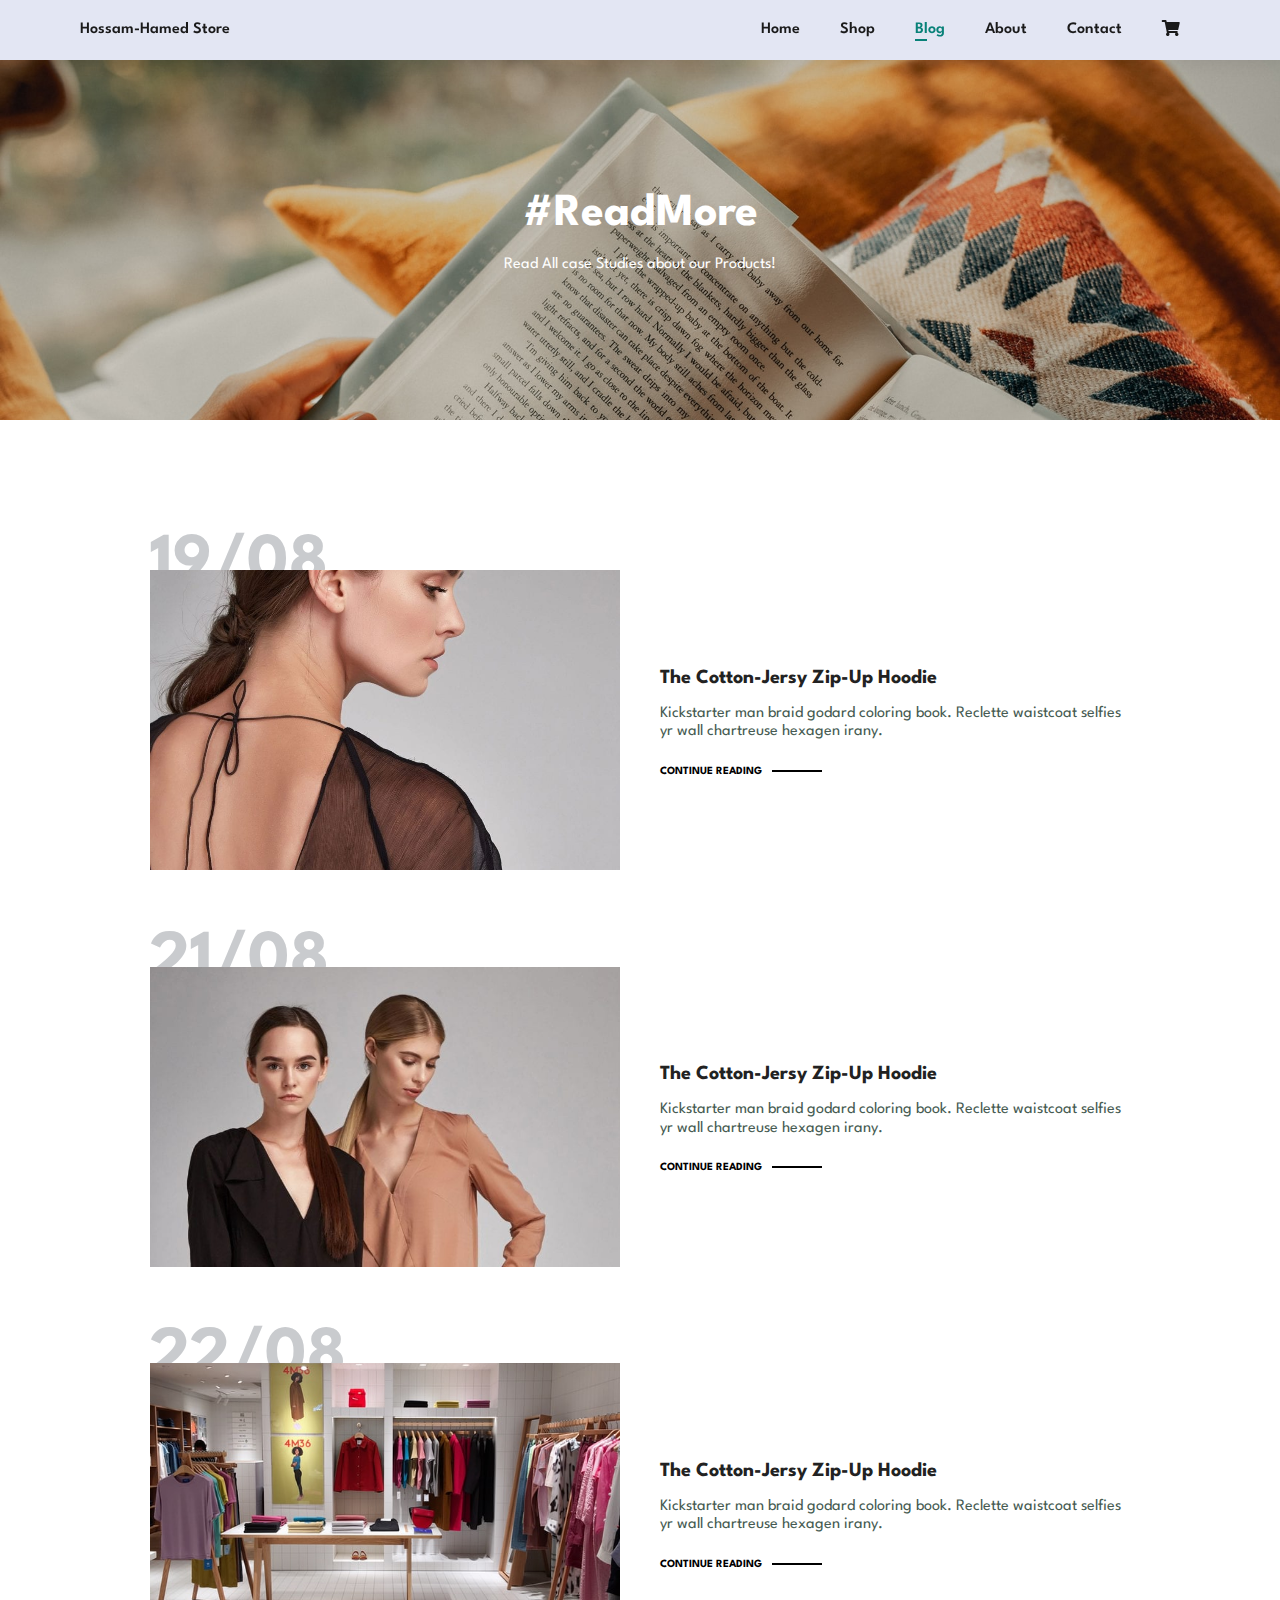
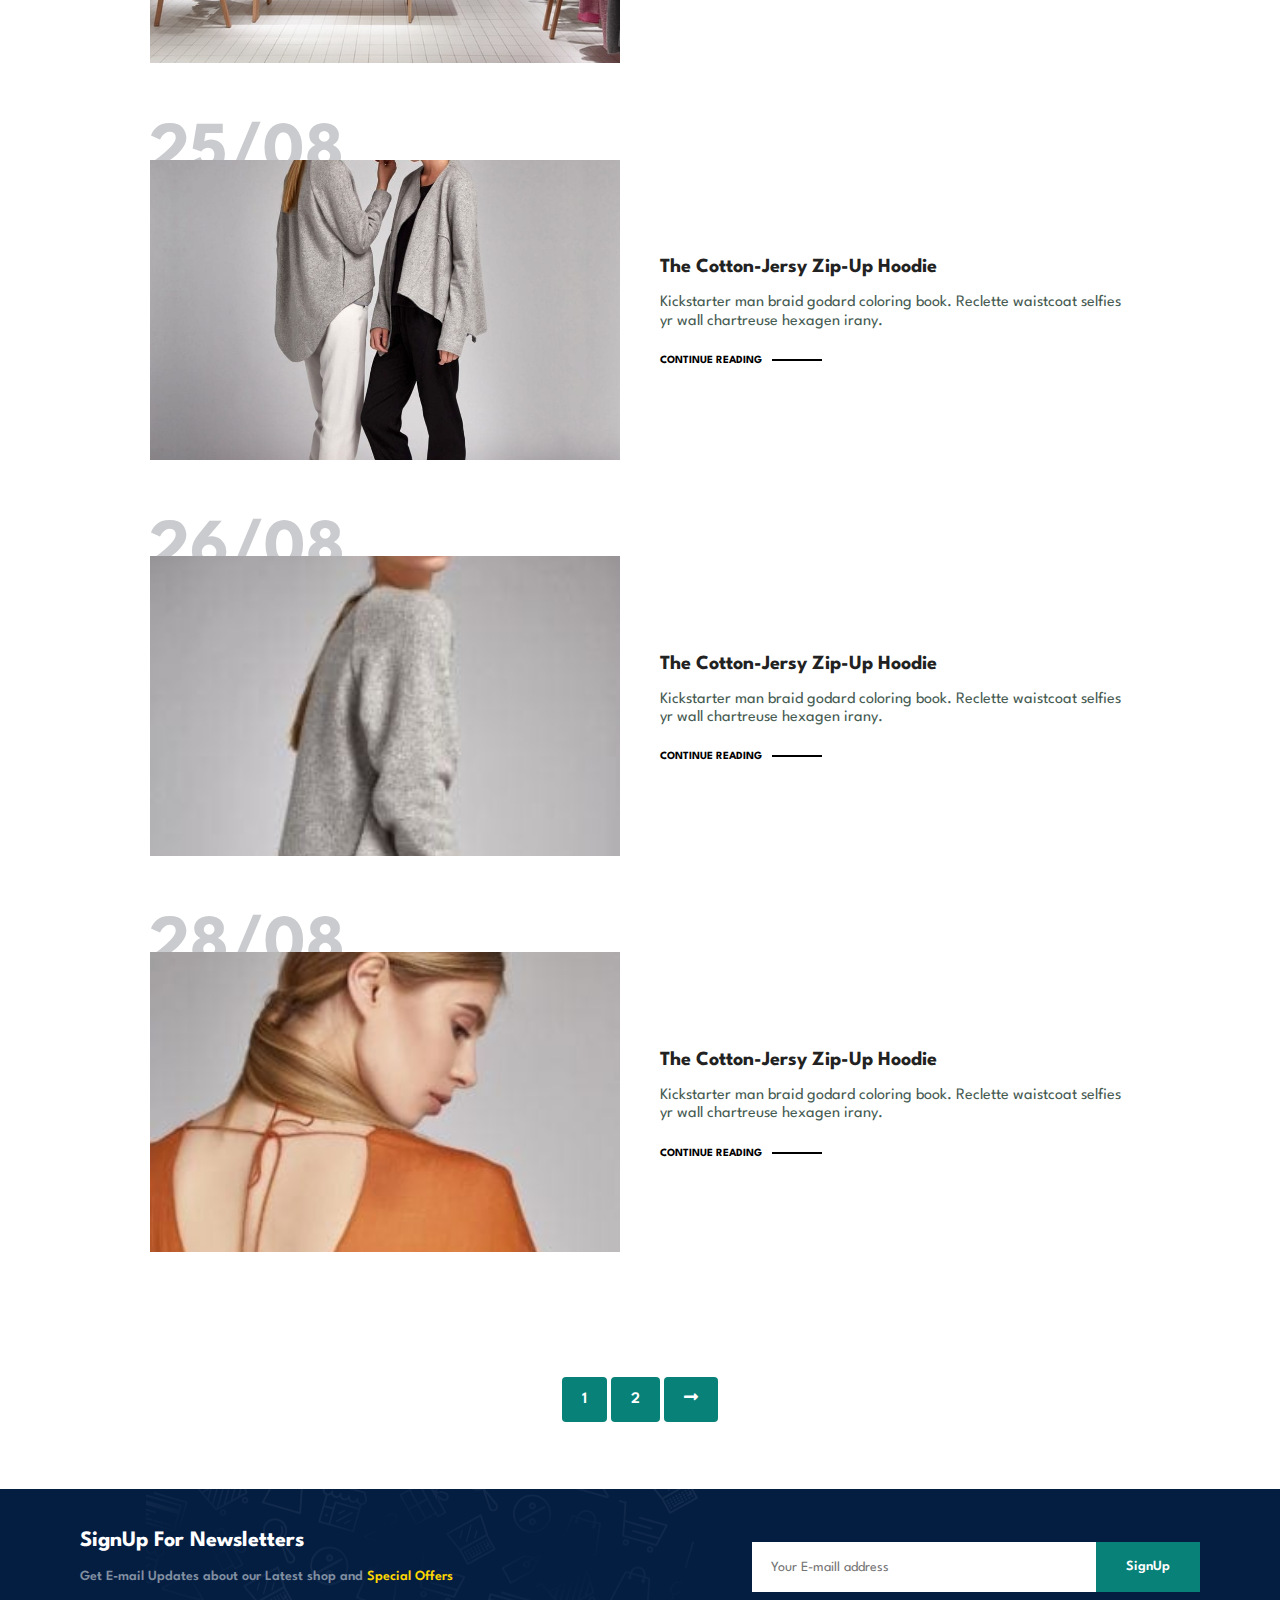
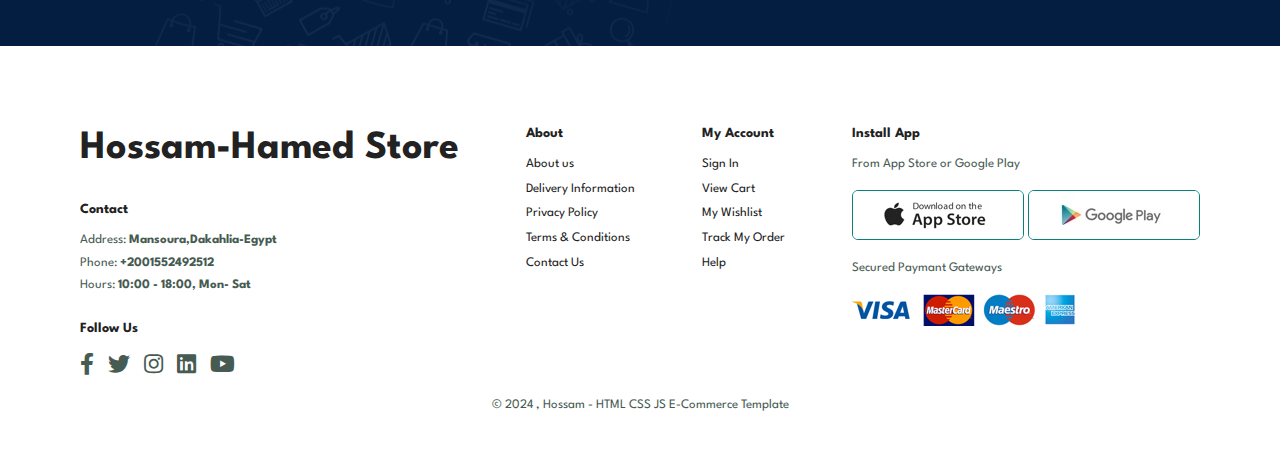
<file: blog.html>
<!DOCTYPE html>
<html lang="en">

<head>
    <meta charset="UTF-8">
    <meta name="viewport" content="width=device-width, initial-scale=1.0">
    <title>E-Commerce</title>
    <link rel="stylesheet" href="CSS/style.css">
    <link rel="stylesheet" href="CSS/all.min.css">
    <link rel="stylesheet" href="CSS/normalize.css">
    <link href='https://fonts.googleapis.com/css?family=Spartan' rel='stylesheet'>


</head>

<body>
    <section class="header">
        <a class="logo" href="index.html">Hossam-Hamed Store</a>
        <div>
            <ul class="navbar">
                <li>
                    <a href="index.html">Home</a>

                </li>
                <li>
                    <a href="shop.html">Shop</a>

                </li>
                <li>
                    <a class="active" href="blog.html">Blog</a>

                </li>
                <li>
                    <a href="about.html">About</a>

                </li>
                <li>
                    <a href="contact.html">Contact</a>

                </li>
                <li><a class="bag" href="cart.html"><i class="fa-solid fa-cart-shopping"></i></a></li>
                <a href="#" id="close"><i class="fa-regular fa-circle-xmark"></i></a>
            </ul>
        </div>
        <div class="mobile">
            <a href="cart.html"><i class="fa-solid fa-cart-shopping"></i></a>
            <i class="bar fas fa-outdent"></i>

        </div>
    </section>
    <section class="page-header  " id="blog-header">
        <h2>#ReadMore</h2>
        <p>Read All case Studies about our Products!</p>
    </section>
    <section class="blog ">
        <div class="blog-box">
            <div class="blog-img">
                <img src="Imgs/blog/b1.jpg" alt="">
            </div>
            <div class="blog-details">
                <h4>The Cotton-Jersy Zip-Up Hoodie</h4>
                <p>Kickstarter man braid godard coloring book. Reclette waistcoat selfies yr wall chartreuse hexagen
                    irany. </p>
                <a href="#">CONTINUE READING</a>
            </div>
            <h1>19/08</h1>
        </div>
        <div class="blog-box">
            <div class="blog-img">
                <img src="Imgs/blog/b2.jpg" alt="">
            </div>
            <div class="blog-details">
                <h4>The Cotton-Jersy Zip-Up Hoodie</h4>
                <p>Kickstarter man braid godard coloring book. Reclette waistcoat selfies yr wall chartreuse hexagen
                    irany. </p>
                <a href="#">CONTINUE READING</a>
            </div>
            <h1>21/08</h1>
        </div>
        <div class="blog-box">
            <div class="blog-img">
                <img src="Imgs/blog/b3.jpg" alt="">
            </div>
            <div class="blog-details">
                <h4>The Cotton-Jersy Zip-Up Hoodie</h4>
                <p>Kickstarter man braid godard coloring book. Reclette waistcoat selfies yr wall chartreuse hexagen
                    irany. </p>
                <a href="#">CONTINUE READING</a>
            </div>
            <h1>22/08</h1>
        </div>
        <div class="blog-box">
            <div class="blog-img">
                <img src="Imgs/blog/b4.jpg" alt="">
            </div>
            <div class="blog-details">
                <h4>The Cotton-Jersy Zip-Up Hoodie</h4>
                <p>Kickstarter man braid godard coloring book. Reclette waistcoat selfies yr wall chartreuse hexagen
                    irany. </p>
                <a href="#">CONTINUE READING</a>
            </div>
            <h1>25/08</h1>
        </div>
        <div class="blog-box">
            <div class="blog-img">
                <img src="Imgs/blog/b5.jpg" alt="">
            </div>
            <div class="blog-details">
                <h4>The Cotton-Jersy Zip-Up Hoodie</h4>
                <p>Kickstarter man braid godard coloring book. Reclette waistcoat selfies yr wall chartreuse hexagen
                    irany. </p>
                <a href="#">CONTINUE READING</a>
            </div>
            <h1>26/08</h1>
        </div>
        <div class="blog-box">
            <div class="blog-img">
                <img src="Imgs/blog/b7.jpg" alt="">
            </div>
            <div class="blog-details">
                <h4>The Cotton-Jersy Zip-Up Hoodie</h4>
                <p>Kickstarter man braid godard coloring book. Reclette waistcoat selfies yr wall chartreuse hexagen
                    irany. </p>
                <a href="#">CONTINUE READING</a>
            </div>
            <h1>28/08</h1>
        </div>
    </section>
    <section class="section-p1 pagination">
        <a href="#">1</a>
        <a href="#">2</a>
        <a href="#"><i class="fa-solid fa-right-long"></i></a>
    </section>
    <section class="newsletter section-p1 section-m1">
        <div class="newstext">
            <h4>SignUp For Newsletters</h4>
            <p>Get E-mail Updates about our Latest shop and <span>Special Offers</span></p>

        </div>
        <div class="form">
            <input type="text " placeholder="Your E-maill address">
            <button class="normal">SignUp</button>
        </div>
    </section>
    <footer class="section-p1">
        <div class="col">
            <a class="logo" href="#">Hossam-Hamed Store</a>
            <h4>Contact</h4>
            <p>Address: <strong>Mansoura,Dakahlia-Egypt</strong></p>
            <p>Phone: <strong>+2001552492512</strong></p>
            <p>Hours: <strong>10:00 - 18:00, Mon- Sat</strong></p>
            <div class="follow">
                <h4>Follow Us</h4>
                <div class="icon">
                    <i class="fab fa-facebook-f"></i>
                    <i class="fab fa-twitter"></i>
                    <i class="fab fa-instagram"></i>
                    <i class="fab fa-linkedin"></i>
                    <i class="fab fa-youtube"></i>
                </div>
            </div>
        </div>
        <div class="col">
            <h4>About</h4>
            <a href="#">About us</a>
            <a href="#">Delivery Information</a>
            <a href="#">Privacy Policy</a>
            <a href="#">Terms & Conditions</a>
            <a href="#">Contact Us</a>
        </div>
        <div class="col">
            <h4>My Account</h4>
            <a href="#">Sign In</a>
            <a href="#">View Cart</a>
            <a href="#">My Wishlist</a>
            <a href="#">Track My Order</a>
            <a href="#">Help</a>
        </div>
        <div class="col install">
            <h4>Install App</h4>
            <p>From App Store or Google Play</p>
            <div class="row">
                <img src="Imgs/pay/app.jpg " alt="">
                <img src="Imgs/pay/play.jpg " alt="">
            </div>
            <p>Secured Paymant Gateways</p>
            <img src="Imgs/pay/pay.png" alt="">
        </div>
        <div class="copyright">
            <p>&copy; 2024 , Hossam - HTML CSS JS E-Commerce Template</p>
        </div>
    </footer>
    <script src="js/index.js"></script>
</body>

</html>
</file>
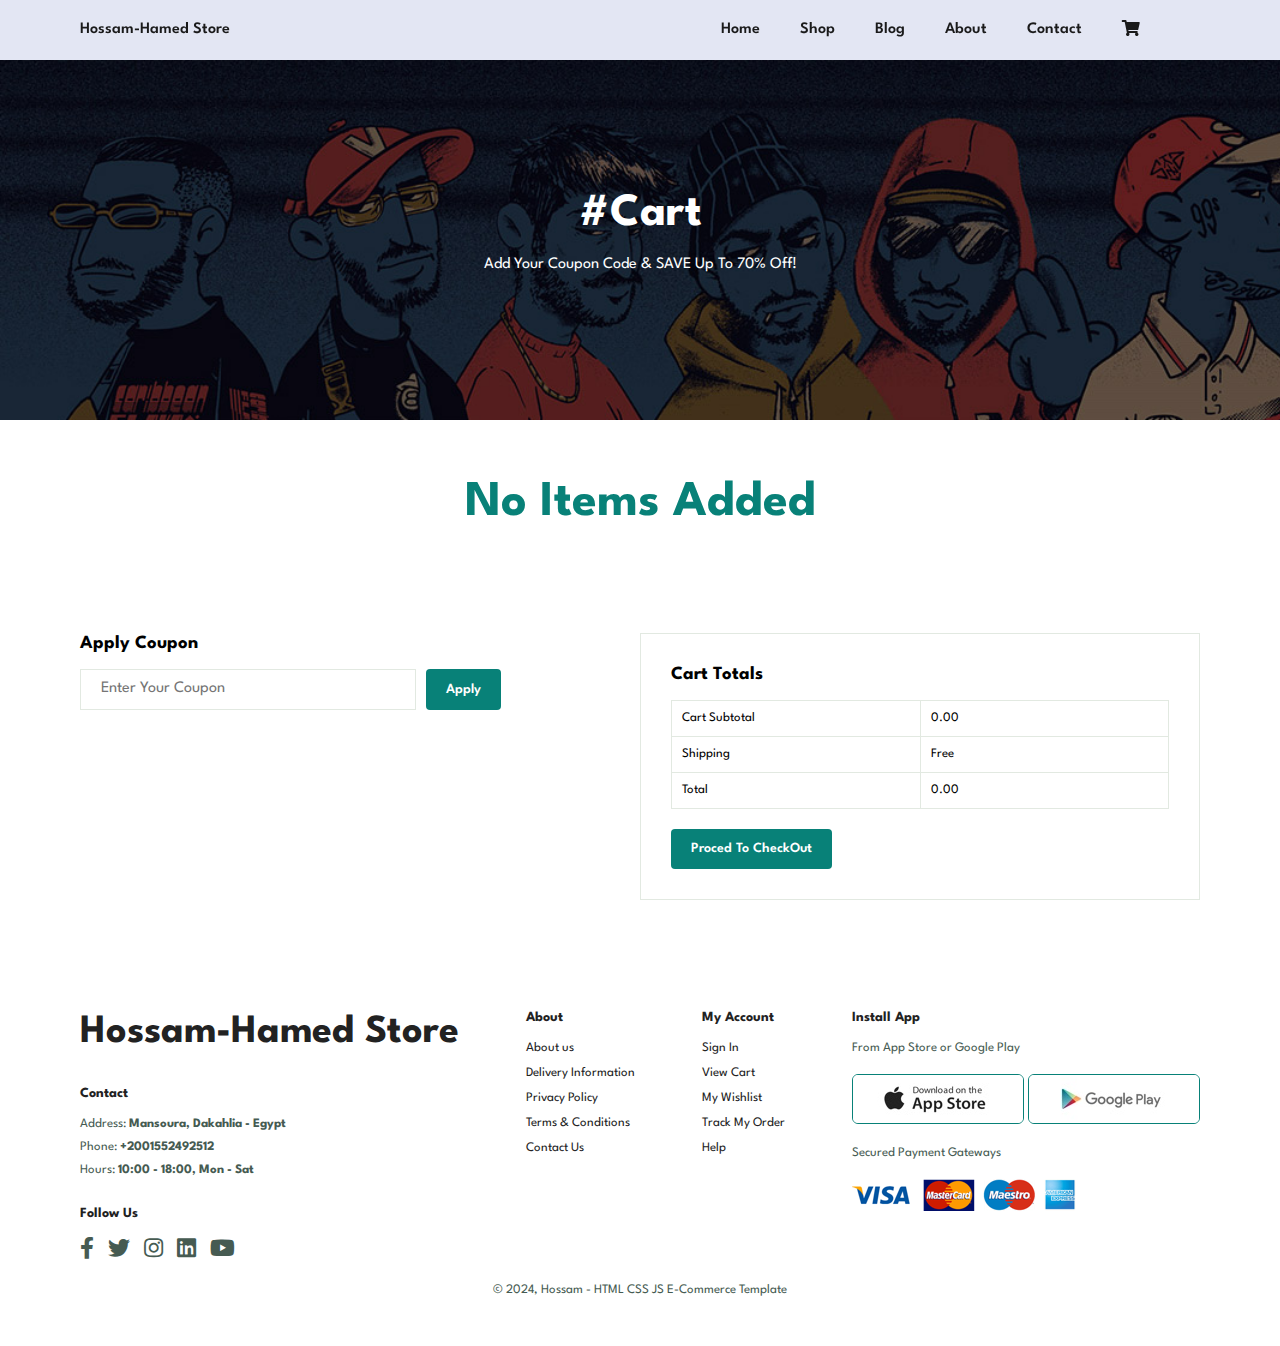
<file: cart.html>
<!DOCTYPE html>
<html lang="en">

<head>
    <meta charset="UTF-8">
    <meta name="viewport" content="width=device-width, initial-scale=1.0">
    <title>Cart</title>
    <link rel="stylesheet" href="CSS/style.css">
    <link rel="stylesheet" href="CSS/all.min.css">
    <link rel="stylesheet" href="CSS/normalize.css">
    <link href='https://fonts.googleapis.com/css?family=Spartan' rel='stylesheet'>
</head>

<body>
    <header class="header">
        <a class="logo" href="index.html">Hossam-Hamed Store</a>
        <nav>
            <ul class="navbar">
                <li><a  href="index.html">Home</a></li>
                <li><a href="shop.html">Shop</a></li>
                <li><a href="blog.html">Blog</a></li>
                <li><a href="about.html">About</a></li>
                <li><a href="contact.html">Contact</a></li>
                <li><a  class=" bag" href="cart.html"><i class="fa-solid fa-cart-shopping"></i></a></li>
                <li><a href="#" id="close"><i class="fa-regular fa-circle-xmark"></i></a></li>
            </ul>
        </nav>
        <div class="mobile">
            <a href="cart.html"><i class="fa-solid fa-cart-shopping"></i></a>
            <i class="bar fas fa-outdent"></i>
        </div>
    </header>

    <section class="page-header">
        <h2>#Cart</h2>
        <p>Add Your Coupon Code & SAVE Up To 70% Off!</p>
    </section>

    <!-- Cart Items -->
    <section class="cart section-p1 item_in_cart">
    </section>

    <section class="cart-add section-p1">
        <div class="coupon">
            <h3>Apply Coupon</h3>
            <div>
                <input type="text" id="couponCode" placeholder="Enter Your Coupon">
                <button class="normal" onclick="applyCoupon()">Apply</button>
            </div>
        </div>
        <div class="subtotal">

            
        </div>
    </section>

    <footer class="section-p1">
        <div class="col">
            <a class="logo" href="#">Hossam-Hamed Store</a>
            <h4>Contact</h4>
            <p>Address: <strong>Mansoura, Dakahlia - Egypt</strong></p>
            <p>Phone: <strong>+2001552492512</strong></p>
            <p>Hours: <strong>10:00 - 18:00, Mon - Sat</strong></p>
            <div class="follow">
                <h4>Follow Us</h4>
                <div class="icon">
                    <i class="fab fa-facebook-f"></i>
                    <i class="fab fa-twitter"></i>
                    <i class="fab fa-instagram"></i>
                    <i class="fab fa-linkedin"></i>
                    <i class="fab fa-youtube"></i>
                </div>
            </div>
        </div>
        <div class="col">
            <h4>About</h4>
            <a href="#">About us</a>
            <a href="#">Delivery Information</a>
            <a href="#">Privacy Policy</a>
            <a href="#">Terms & Conditions</a>
            <a href="#">Contact Us</a>
        </div>
        <div class="col">
            <h4>My Account</h4>
            <a href="#">Sign In</a>
            <a href="#">View Cart</a>
            <a href="#">My Wishlist</a>
            <a href="#">Track My Order</a>
            <a href="#">Help</a>
        </div>
        <div class="col install">
            <h4>Install App</h4>
            <p>From App Store or Google Play</p>
            <div class="row">
                <img src="Imgs/pay/app.jpg" alt="App Store">
                <img src="Imgs/pay/play.jpg" alt="Google Play">
            </div>
            <p>Secured Payment Gateways</p>
            <img src="Imgs/pay/pay.png" alt="Payment Methods">
        </div>
        <div class="copyright">
            <p>&copy; 2024, Hossam - HTML CSS JS E-Commerce Template</p>
        </div>
    </footer>

    <script src="js/cart.js"></script>
    <script src="js/index.js"></script>
</body>

</html>
</file>
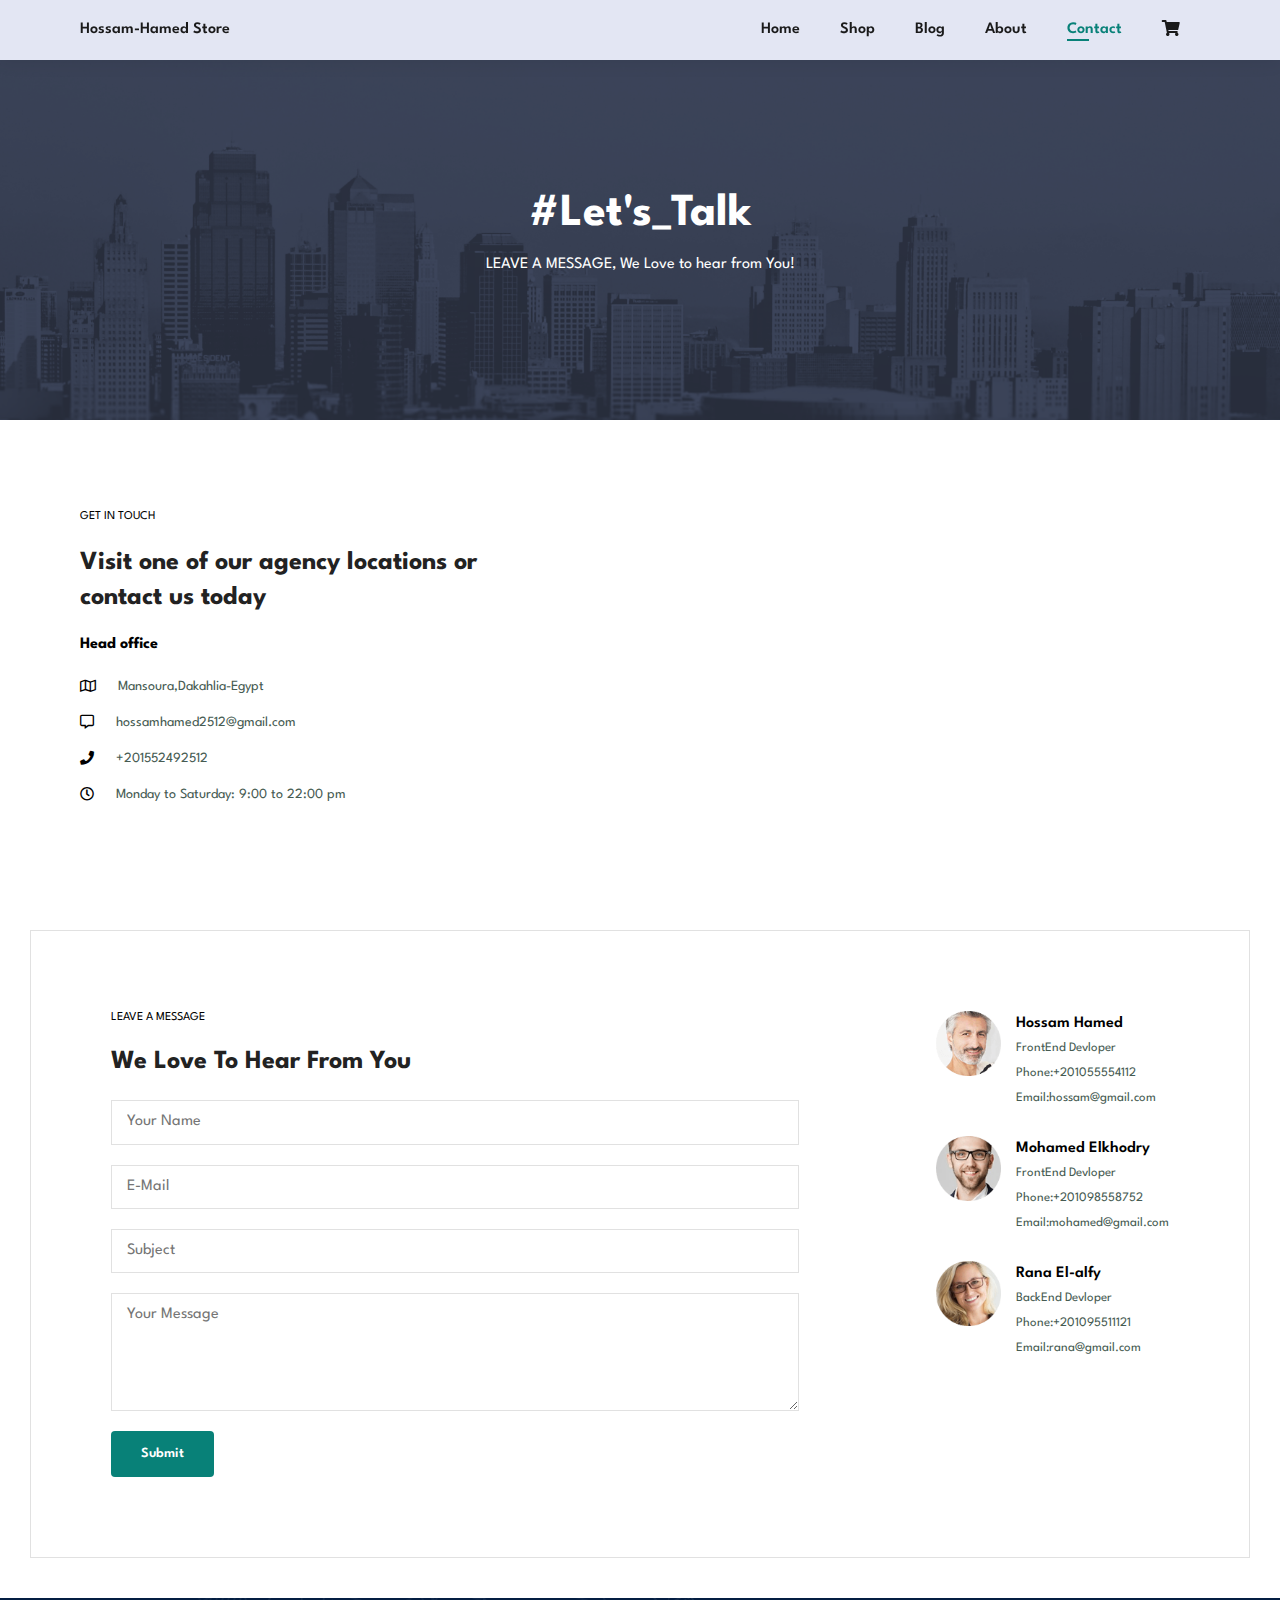
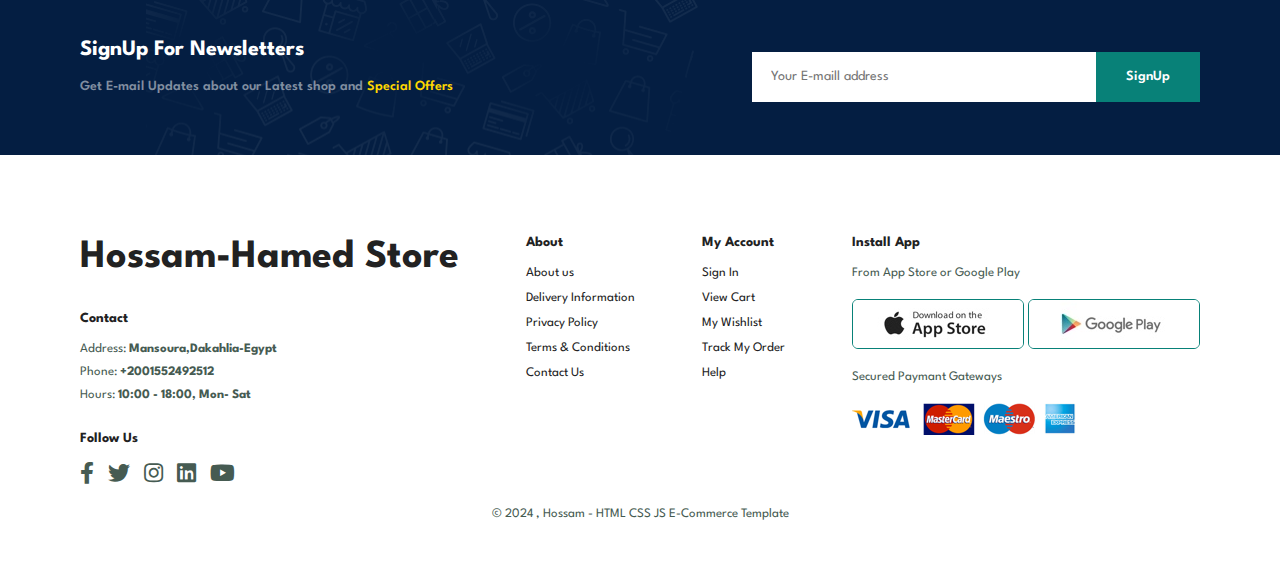
<file: contact.html>
<!DOCTYPE html>
<html lang="en">

<head>
    <meta charset="UTF-8">
    <meta name="viewport" content="width=device-width, initial-scale=1.0">
    <title>E-Commerce</title>
    <link rel="stylesheet" href="CSS/style.css">
    <link rel="stylesheet" href="CSS/all.min.css">
    <link rel="stylesheet" href="CSS/normalize.css">
    <link href='https://fonts.googleapis.com/css?family=Spartan' rel='stylesheet'>


</head>

<body>
    <section class="header">
        <a class="logo" href="index.html">Hossam-Hamed Store</a>
        <div>
            <ul class="navbar">
                <li>
                    <a href="index.html">Home</a>

                </li>
                <li>
                    <a href="shop.html">Shop</a>

                </li>
                <li>
                    <a href="blog.html">Blog</a>

                </li>
                <li>
                    <a href="about.html">About</a>

                </li>
                <li>
                    <a class="active" href="contact.html">Contact</a>

                </li>
                <li><a class="bag" href="cart.html"><i class="fa-solid fa-cart-shopping"></i></a></li>
                <a href="#" id="close"><i class="fa-regular fa-circle-xmark"></i></a>
            </ul>
        </div>
        <div class="mobile">
            <a href="cart.html"><i class="fa-solid fa-cart-shopping"></i></a>
            <i class="bar fas fa-outdent"></i>

        </div>
    </section>
    <section class="page-header " id="contact-header">
        <h2>#Let's_Talk</h2>
        <p>LEAVE A MESSAGE, We Love to hear from You!</p>
    </section>
    <section class="contact-head section-p1">
        <div class="contact-details ">
            <span>GET IN TOUCH</span>
            <h2>Visit one of our agency locations or contact us today</h2>
            <h3>Head office</h3>

            <div>
                <li> <i class="fa-regular fa-map"></i>
                    <p>Mansoura,Dakahlia-Egypt</p>
                </li>
                <li> <i class="fa-regular fa-message"></i>
                    <p>hossamhamed2512@gmail.com</p>
                </li>
                <li> <i class="fa-solid fa-phone"></i>
                    <p>+201552492512</p>
                </li>
                <li> <i class="fa-regular fa-clock"></i>
                    <p>Monday to Saturday: 9:00 to 22:00 pm</p>
                </li>
            </div>
        </div>
        <div class="map">
            <iframe <iframe
                src="https://www.google.com/maps/embed?pb=!1m18!1m12!1m3!1d3418.330764507167!2d31.35110641059117!3d31.04489027432854!2m3!1f0!2f0!3f0!3m2!1i1024!2i768!4f13.1!3m3!1m2!1s0x14f79dd4295c80e9%3A0x29c566a018cecb77!2sMansoura%20University!5e0!3m2!1sen!2seg!4v1724154348995!5m2!1sen!2seg"
                width="600" height="450" style="border:0;" allowfullscreen="" loading="lazy"
                referrerpolicy="no-referrer-when-downgrade"></iframe>
        </div>
    </section>
    <section class="form-details section-p1">
        <form action="">
            <span>LEAVE A MESSAGE</span>
            <h2>We Love To Hear From You</h2>
            <input type="text" placeholder="Your Name">
            <input type="email" placeholder="E-Mail">
            <input type="text" placeholder="Subject">
            <textarea rows="5" name="" id="" placeholder="Your Message"></textarea>
            <button class="normal">Submit</button>
        </form>
        <div class="people">
            <div class="people-details">
                <img src="Imgs/people/1.png" alt="">
                <p><span>Hossam Hamed</span> FrontEnd Devloper <br>
                    Phone:+201055554112 <br>
                    Email:hossam@gmail.com</p>
            </div>
                <div class="people-details">
                    <img src="Imgs/people/2.png" alt="">
                    <p><span>Mohamed Elkhodry</span> FrontEnd Devloper <br>
                        Phone:+201098558752 <br>
                        Email:mohamed@gmail.com</p>
                </div>
                    <div class="people-details">
                        <img src="Imgs/people/3.png" alt="">
                        <p><span>Rana El-alfy</span> BackEnd Devloper <br>
                            Phone:+201095511121 <br>
                            Email:rana@gmail.com</p>
                    </div>
                </div>
    </section>

    <section class="newsletter section-p1 section-m1">
        <div class="newstext">
            <h4>SignUp For Newsletters</h4>
            <p>Get E-mail Updates about our Latest shop and <span>Special Offers</span></p>

        </div>
        <div class="form">
            <input type="text " placeholder="Your E-maill address">
            <button class="normal">SignUp</button>
        </div>
    </section>

    <footer class="section-p1">
        <div class="col">
            <a class="logo" href="#">Hossam-Hamed Store</a>
            <h4>Contact</h4>
            <p>Address: <strong>Mansoura,Dakahlia-Egypt</strong></p>
            <p>Phone: <strong>+2001552492512</strong></p>
            <p>Hours: <strong>10:00 - 18:00, Mon- Sat</strong></p>
            <div class="follow">
                <h4>Follow Us</h4>
                <div class="icon">
                    <i class="fab fa-facebook-f"></i>
                    <i class="fab fa-twitter"></i>
                    <i class="fab fa-instagram"></i>
                    <i class="fab fa-linkedin"></i>
                    <i class="fab fa-youtube"></i>
                </div>
            </div>
        </div>
        <div class="col">
            <h4>About</h4>
            <a href="#">About us</a>
            <a href="#">Delivery Information</a>
            <a href="#">Privacy Policy</a>
            <a href="#">Terms & Conditions</a>
            <a href="#">Contact Us</a>
        </div>
        <div class="col">
            <h4>My Account</h4>
            <a href="#">Sign In</a>
            <a href="#">View Cart</a>
            <a href="#">My Wishlist</a>
            <a href="#">Track My Order</a>
            <a href="#">Help</a>
        </div>
        <div class="col install">
            <h4>Install App</h4>
            <p>From App Store or Google Play</p>
            <div class="row">
                <img src="Imgs/pay/app.jpg " alt="">
                <img src="Imgs/pay/play.jpg " alt="">
            </div>
            <p>Secured Paymant Gateways</p>
            <img src="Imgs/pay/pay.png" alt="">
        </div>
        <div class="copyright">
            <p>&copy; 2024 , Hossam - HTML CSS JS E-Commerce Template</p>
        </div>
    </footer>
    <script src="js/index.js"></script>
</body>

</html>
</file>
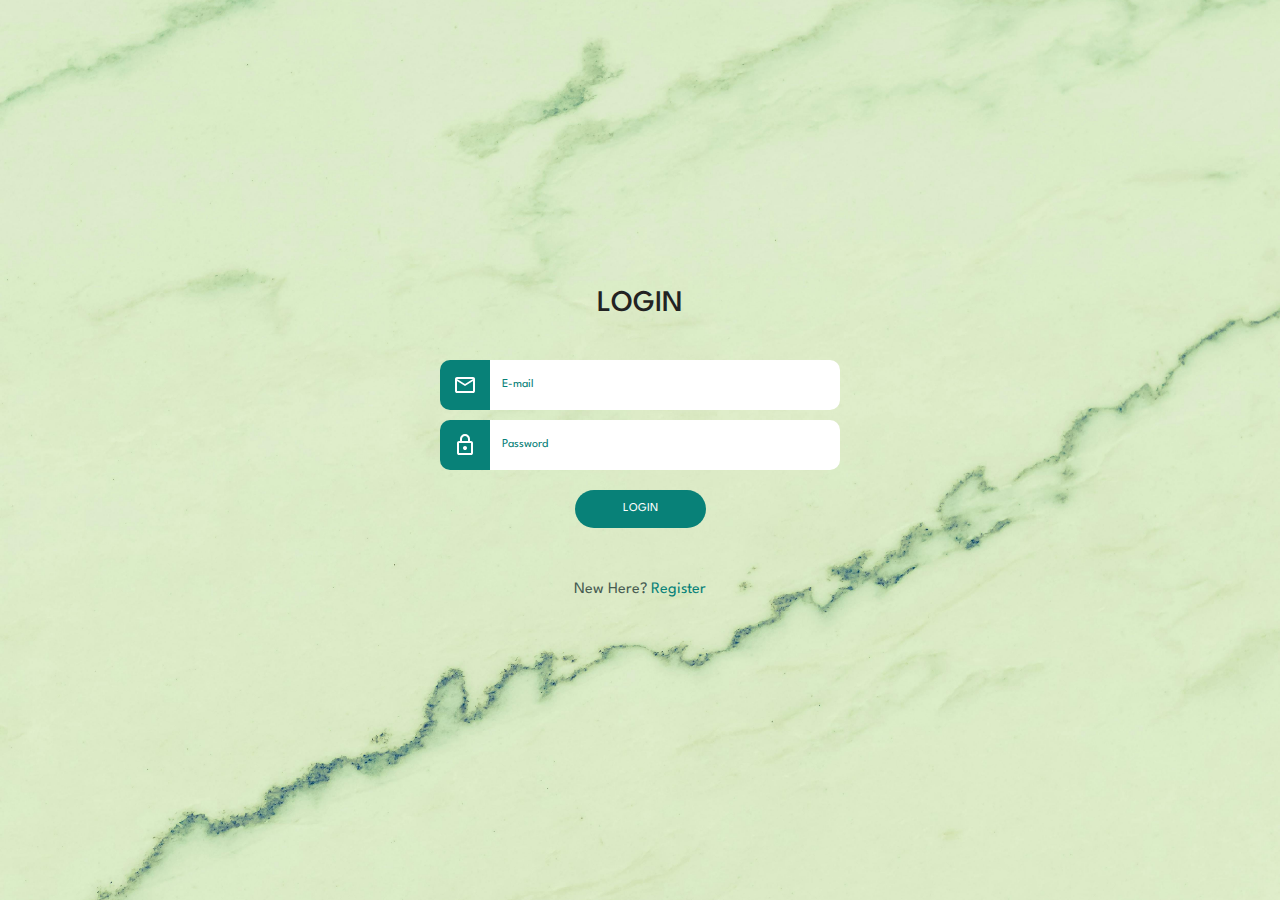
<file: login.html>
<!DOCTYPE html>
<html lang="en">

<head>
    <meta charset="UTF-8">
    <meta name="viewport" content="width=device-width, initial-scale=1.0">
    <title>Login</title>
    <link rel="stylesheet" href="CSS/login.css">
    <link rel="stylesheet" href="CSS/style.css">
    <link rel="stylesheet" href="CSS/all.min.css">
    <link rel="stylesheet" href="CSS/normalize.css">
    <link rel="stylesheet" href="CSS/bootstrap.min.css">
    <link rel="stylesheet" href="CSS/bootstrap.min.css.map">
    <link href='https://fonts.googleapis.com/css?family=Spartan' rel='stylesheet'>

</head>

<body data-page="login">


    <div class="wrapper">
        <h1>Login</h1>
        <p id="error-msg"></p>
        <form action="" id="form">

            <div>
                <label for="email_input"><svg xmlns="http://www.w3.org/2000/svg" height="24px" viewBox="0 -960 960 960"
                        width="24px" fill="#fff">
                        <path
                            d="M160-160q-33 0-56.5-23.5T80-240v-480q0-33 23.5-56.5T160-800h640q33 0 56.5 23.5T880-720v480q0 33-23.5 56.5T800-160H160Zm320-280L160-640v400h640v-400L480-440Zm0-80 320-200H160l320 200ZM160-640v-80 480-400Z" />
                    </svg></label>
                <input type="email" id="email_input" name=" E-mail" placeholder="E-mail">
            </div>
            <div>
                <label for="password_input"><svg xmlns="http://www.w3.org/2000/svg" height="24px"
                        viewBox="0 -960 960 960" width="24px" fill="#fff">
                        <path
                            d="M240-80q-33 0-56.5-23.5T160-160v-400q0-33 23.5-56.5T240-640h40v-80q0-83 58.5-141.5T480-920q83 0 141.5 58.5T680-720v80h40q33 0 56.5 23.5T800-560v400q0 33-23.5 56.5T720-80H240Zm0-80h480v-400H240v400Zm240-120q33 0 56.5-23.5T560-360q0-33-23.5-56.5T480-440q-33 0-56.5 23.5T400-360q0 33 23.5 56.5T480-280ZM360-640h240v-80q0-50-35-85t-85-35q-50 0-85 35t-35 85v80ZM240-160v-400 400Z" />
                    </svg></label>
                <input type="password" id="password_input" name="password" placeholder="Password">
            </div>
            <button type="submit">Login</button>
        </form>
        <p> New Here? <a href="signup.html">Register</a></p>
    </div>
    <script src="js/login.js" ></script>

</body>

</html>
</file>
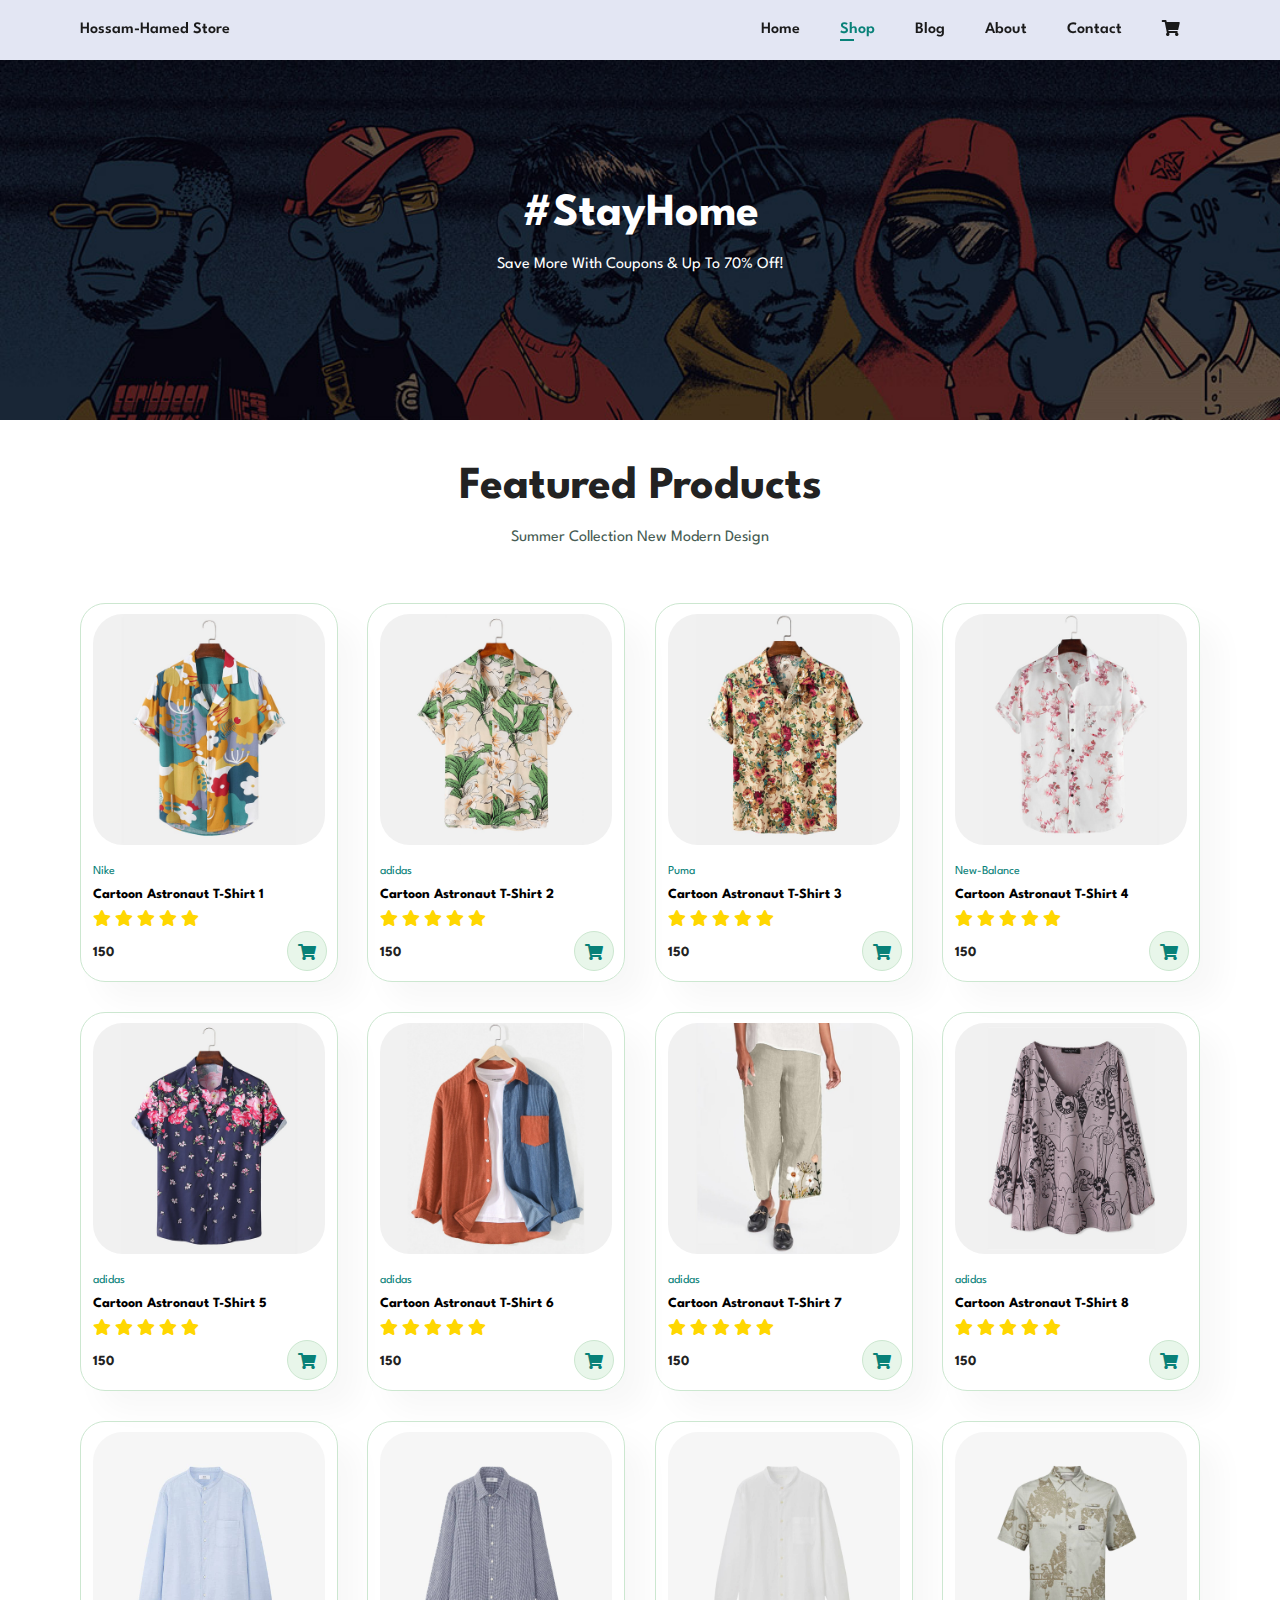
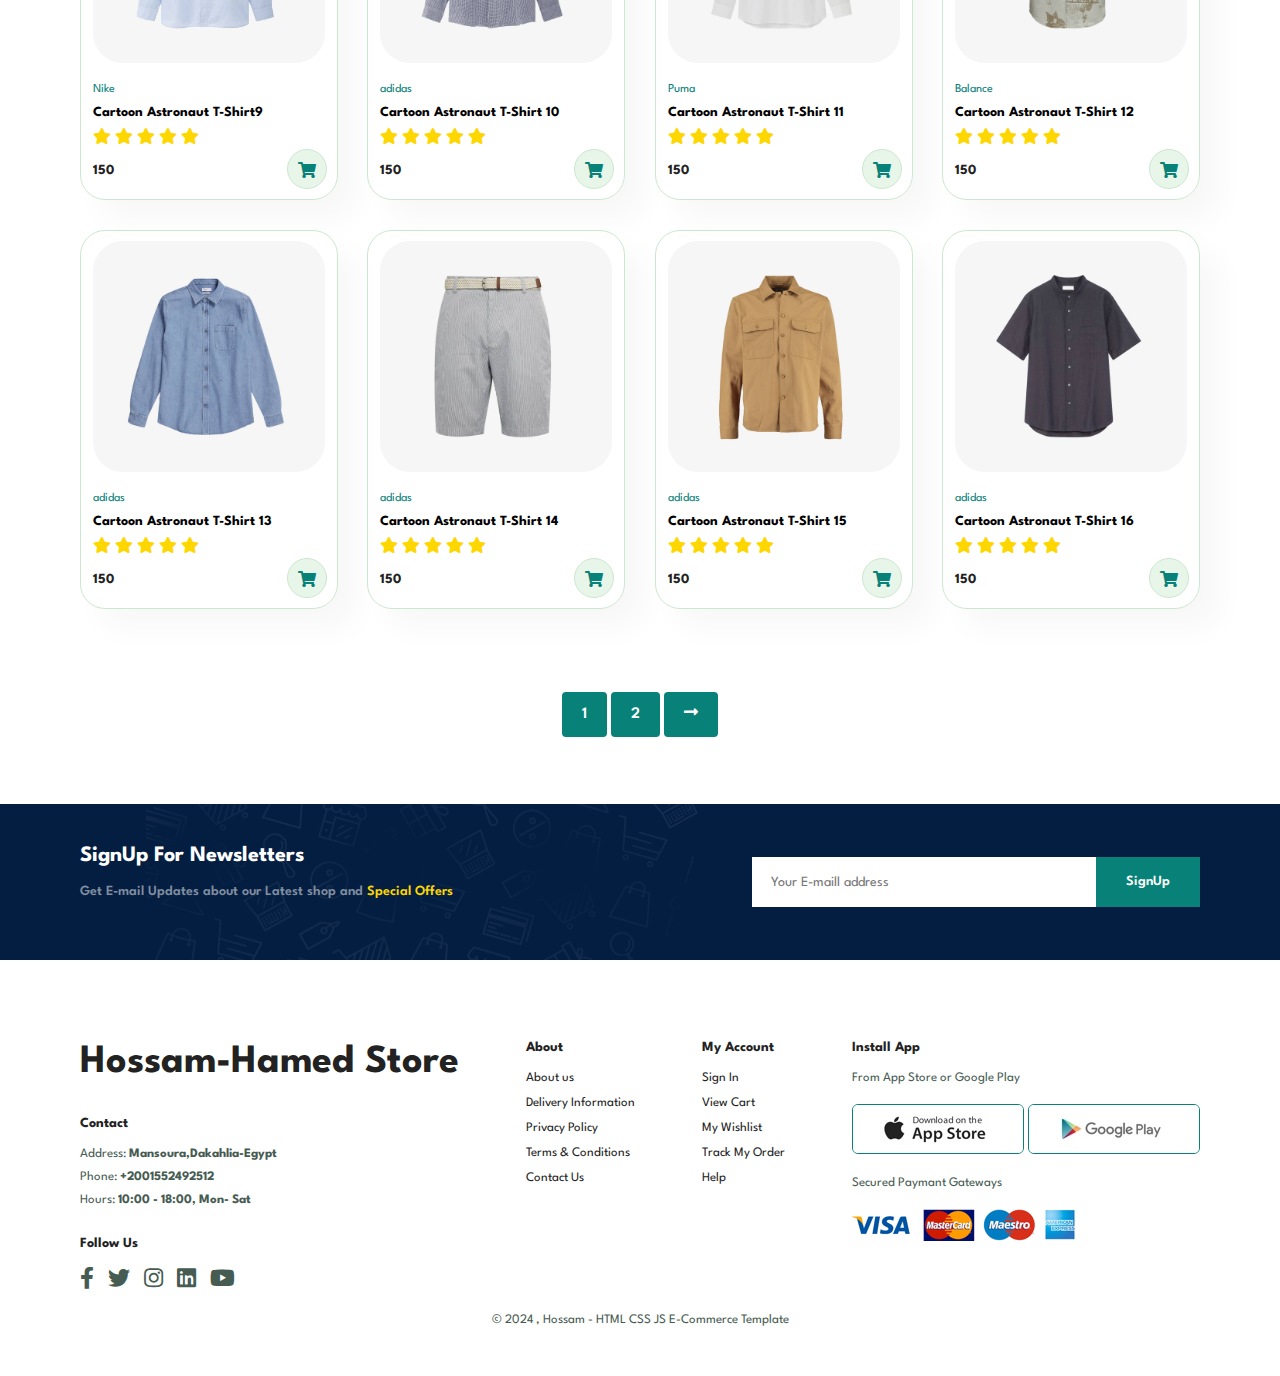
<file: shop.html>
<!DOCTYPE html>
<html lang="en">

<head>
    <meta charset="UTF-8">
    <meta name="viewport" content="width=device-width, initial-scale=1.0">
    <title>E-Commerce</title>
    <link rel="stylesheet" href="CSS/style.css">
    <link rel="stylesheet" href="CSS/all.min.css">
    <link rel="stylesheet" href="CSS/normalize.css">
    <link href='https://fonts.googleapis.com/css?family=Spartan' rel='stylesheet'>


</head>

<body>
    <section class="header">
        <a class="logo" href="index.html">Hossam-Hamed Store</a>
        <div>
            <ul class="navbar">
                <li>
                    <a href="index.html">Home</a>

                </li>
                <li>
                    <a class="active" href="shop.html">Shop</a>

                </li>
                <li>
                    <a href="blog.html">Blog</a>

                </li>
                <li>
                    <a href="about.html">About</a>

                </li>
                <li>
                    <a href="contact.html">Contact</a>

                </li>
                <li><a class="bag" href="cart.html"><i class="fa-solid fa-cart-shopping"></i></a></li>
                <a href="#" id="close"><i class="fa-regular fa-circle-xmark"></i></a>
            </ul>
        </div>
        <div class="mobile">
            <a href="cart.html"><i class="fa-solid fa-cart-shopping"></i></a>
            <i class="bar fas fa-outdent"></i>

        </div>
    </section>
    <section class="page-header">
        <h2>#StayHome</h2>
        <p>Save More With Coupons & Up To 70% Off!</p>
    </section>
<section class="product1 section-p1">
    <h2>Featured Products</h2>
    <p>Summer Collection New Modern Design</p>
    <div class="container shop_container">
        <!-- Featured products will be inserted here -->
    </div>
</section>
    <section class="section-p1 pagination">
        <a href="#">1</a>
        <a href="#">2</a>
        <a href="#"><i class="fa-solid fa-right-long"></i></a>
    </section>
    <section class="newsletter section-p1 section-m1">
        <div class="newstext">
            <h4>SignUp For Newsletters</h4>
            <p>Get E-mail Updates about our Latest shop and <span>Special Offers</span></p>

        </div>
        <div class="form">
            <input type="text " placeholder="Your E-maill address">
            <button class="normal ">SignUp</button>
        </div>
    </section>
    <footer class="section-p1">
        <div class="col">
            <a class="logo" href="#">Hossam-Hamed Store</a>
            <h4>Contact</h4>
            <p>Address: <strong>Mansoura,Dakahlia-Egypt</strong></p>
            <p>Phone: <strong>+2001552492512</strong></p>
            <p>Hours: <strong>10:00 - 18:00, Mon- Sat</strong></p>
            <div class="follow">
                <h4>Follow Us</h4>
                <div class="icon">
                    <i class="fab fa-facebook-f"></i>
                    <i class="fab fa-twitter"></i>
                    <i class="fab fa-instagram"></i>
                    <i class="fab fa-linkedin"></i>
                    <i class="fab fa-youtube"></i>
                </div>
            </div>
        </div>
        <div class="col">
            <h4>About</h4>
            <a href="#">About us</a>
            <a href="#">Delivery Information</a>
            <a href="#">Privacy Policy</a>
            <a href="#">Terms & Conditions</a>
            <a href="#">Contact Us</a>
        </div>
        <div class="col">
            <h4>My Account</h4>
            <a href="#">Sign In</a>
            <a href="#">View Cart</a>
            <a href="#">My Wishlist</a>
            <a href="#">Track My Order</a>
            <a href="#">Help</a>
        </div>
        <div class="col install">
            <h4>Install App</h4>
            <p>From App Store or Google Play</p>
            <div class="row">
                <img src="Imgs/pay/app.jpg " alt="">
                <img src="Imgs/pay/play.jpg " alt="">
            </div>
            <p>Secured Paymant Gateways</p>
            <img src="Imgs/pay/pay.png" alt="">
        </div>
        <div class="copyright">
            <p>&copy; 2024 , Hossam - HTML CSS JS E-Commerce Template</p>
        </div>
    </footer>
    <script src="js/shop.js"></script>
    <script src="js/index.js"></script>
</body>

</html>
</file>
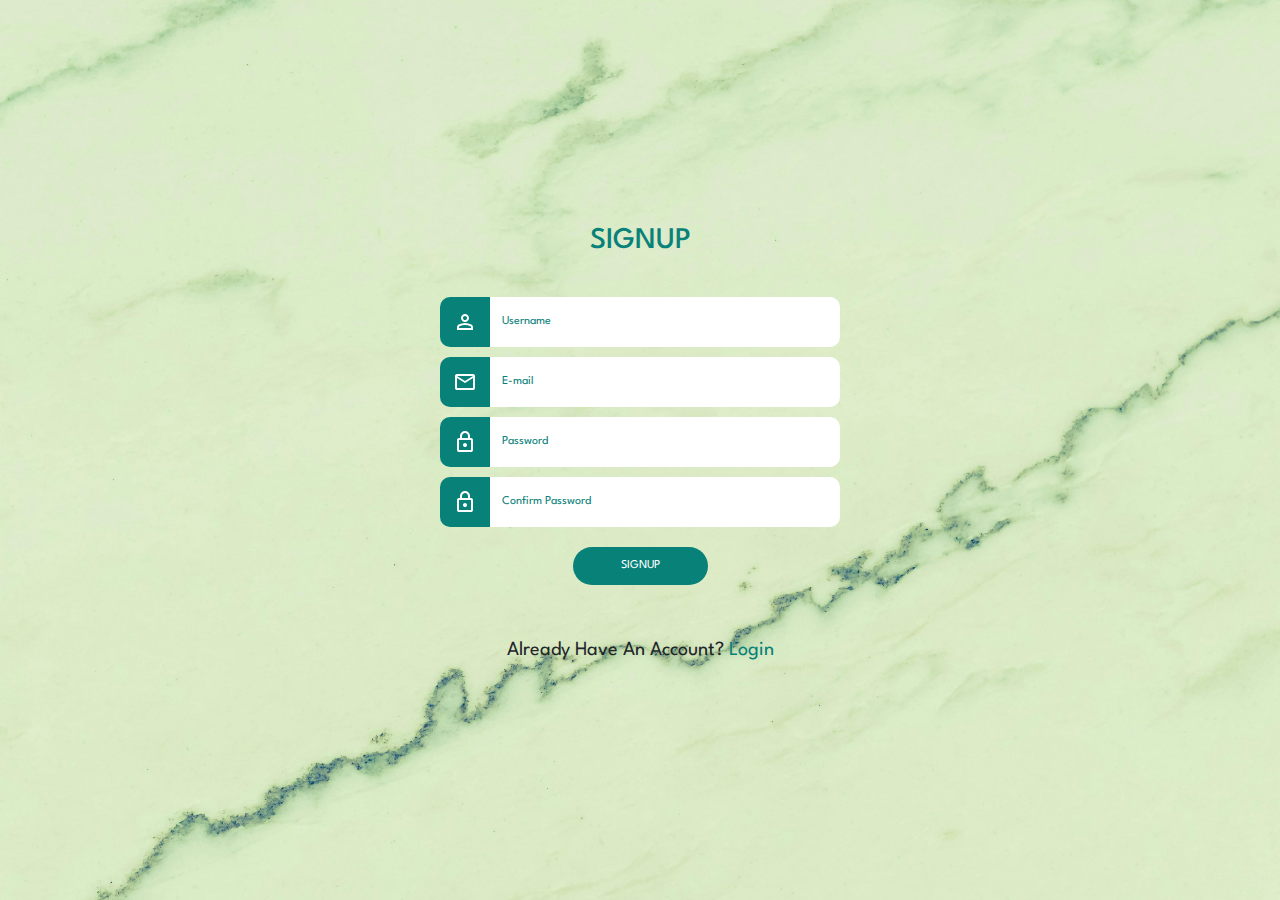
<file: signup.html>
<!DOCTYPE html>
<html lang="en">

<head>
    <meta charset="UTF-8">
    <meta name="viewport" content="width=device-width, initial-scale=1.0">
    <title>SignUP</title>
    <link rel="stylesheet" href="CSS/login.css">
    <link rel="stylesheet" href="CSS/all.min.css">
    <link rel="stylesheet" href="CSS/normalize.css">
    <link rel="stylesheet" href="CSS/bootstrap.min.css">
    <link rel="stylesheet" href="CSS/bootstrap.min.css.map">
    <link href='https://fonts.googleapis.com/css?family=Spartan' rel='stylesheet'>

</head>

<body data-page="signup">
    <div class="wrapper">
        <h1>SignUP</h1>
        <p id="error-msg"></p>
        <form action="" id="form">
            <div>
                <label for="fName_input"><svg xmlns="http://www.w3.org/2000/svg" height="24px" viewBox="0 -960 960 960"
                        width="24px" fill="#fff">
                        <path
                            d="M480-480q-66 0-113-47t-47-113q0-66 47-113t113-47q66 0 113 47t47 113q0 66-47 113t-113 47ZM160-160v-112q0-34 17.5-62.5T224-378q62-31 126-46.5T480-440q66 0 130 15.5T736-378q29 15 46.5 43.5T800-272v112H160Zm80-80h480v-32q0-11-5.5-20T700-306q-54-27-109-40.5T480-360q-56 0-111 13.5T260-306q-9 5-14.5 14t-5.5 20v32Zm240-320q33 0 56.5-23.5T560-640q0-33-23.5-56.5T480-720q-33 0-56.5 23.5T400-640q0 33 23.5 56.5T480-560Zm0-80Zm0 400Z" />
                    </svg></label>
                <input type="text" id="fName_input" name="First Name" placeholder="Username">
            </div>
            <div>
                <label for="email_input"><svg xmlns="http://www.w3.org/2000/svg" height="24px" viewBox="0 -960 960 960"
                        width="24px" fill="#fff">
                        <path
                            d="M160-160q-33 0-56.5-23.5T80-240v-480q0-33 23.5-56.5T160-800h640q33 0 56.5 23.5T880-720v480q0 33-23.5 56.5T800-160H160Zm320-280L160-640v400h640v-400L480-440Zm0-80 320-200H160l320 200ZM160-640v-80 480-400Z" />
                    </svg></label>
                <input type="email" id="email_input" name=" E-mail" placeholder="E-mail">
            </div>
            <div>
                <label for="password_input"><svg xmlns="http://www.w3.org/2000/svg" height="24px"
                        viewBox="0 -960 960 960" width="24px" fill="#fff">
                        <path
                            d="M240-80q-33 0-56.5-23.5T160-160v-400q0-33 23.5-56.5T240-640h40v-80q0-83 58.5-141.5T480-920q83 0 141.5 58.5T680-720v80h40q33 0 56.5 23.5T800-560v400q0 33-23.5 56.5T720-80H240Zm0-80h480v-400H240v400Zm240-120q33 0 56.5-23.5T560-360q0-33-23.5-56.5T480-440q-33 0-56.5 23.5T400-360q0 33 23.5 56.5T480-280ZM360-640h240v-80q0-50-35-85t-85-35q-50 0-85 35t-35 85v80ZM240-160v-400 400Z" />
                    </svg></label>
                <input type="password" id="password_input" name="password" placeholder="Password">
            </div>
            <div>
                <label for="confirm_password"><svg xmlns="http://www.w3.org/2000/svg" height="24px"
                        viewBox="0 -960 960 960" width="24px" fill="#fff">
                        <path
                            d="M240-80q-33 0-56.5-23.5T160-160v-400q0-33 23.5-56.5T240-640h40v-80q0-83 58.5-141.5T480-920q83 0 141.5 58.5T680-720v80h40q33 0 56.5 23.5T800-560v400q0 33-23.5 56.5T720-80H240Zm0-80h480v-400H240v400Zm240-120q33 0 56.5-23.5T560-360q0-33-23.5-56.5T480-440q-33 0-56.5 23.5T400-360q0 33 23.5 56.5T480-280ZM360-640h240v-80q0-50-35-85t-85-35q-50 0-85 35t-35 85v80ZM240-160v-400 400Z" />
                    </svg></label>
                <input type="password" id="confirm_password" name=" confirm-password" placeholder="Confirm Password">
            </div>
            <button type="submit">SignUp</button>
        </form>
        <p>Already Have An Account? <a href="login.html">Login</a></p>
    </div>

    <script src="js/login.js" ></script>
</body>

</html>
</file>
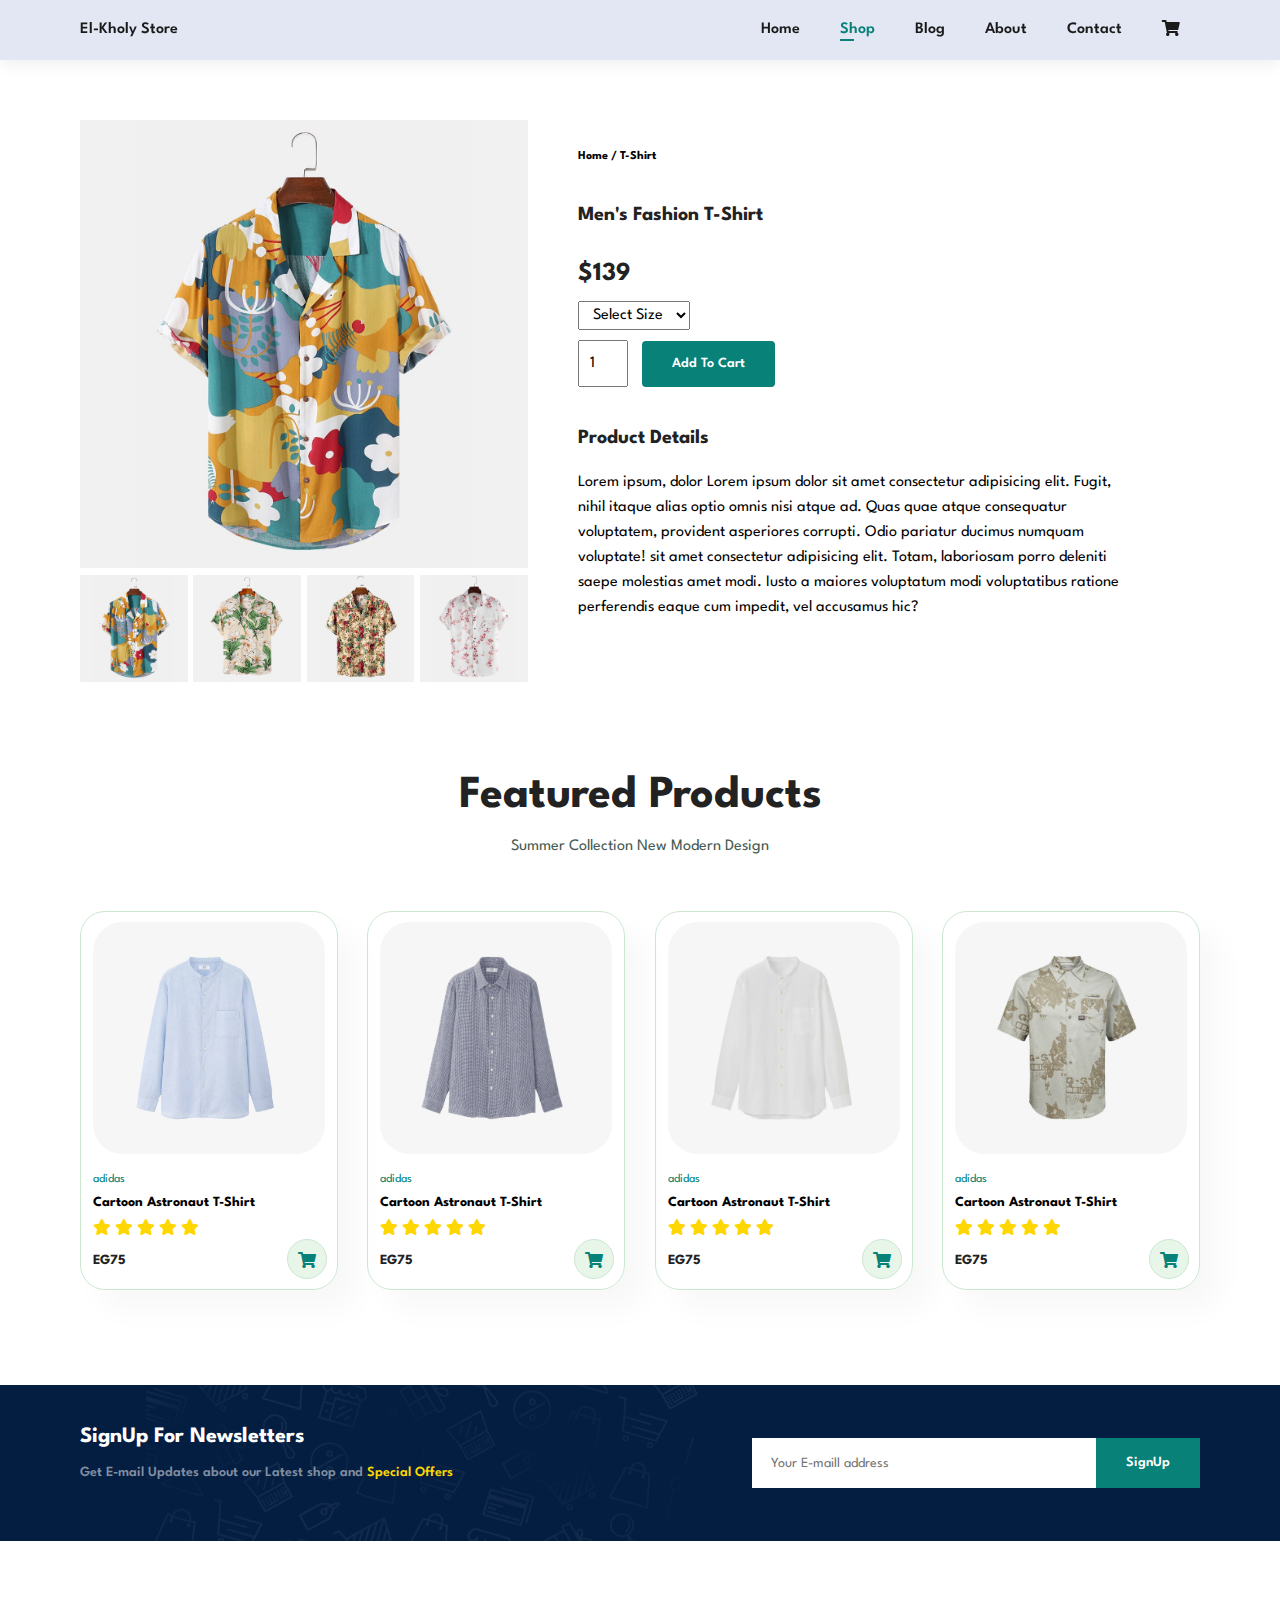
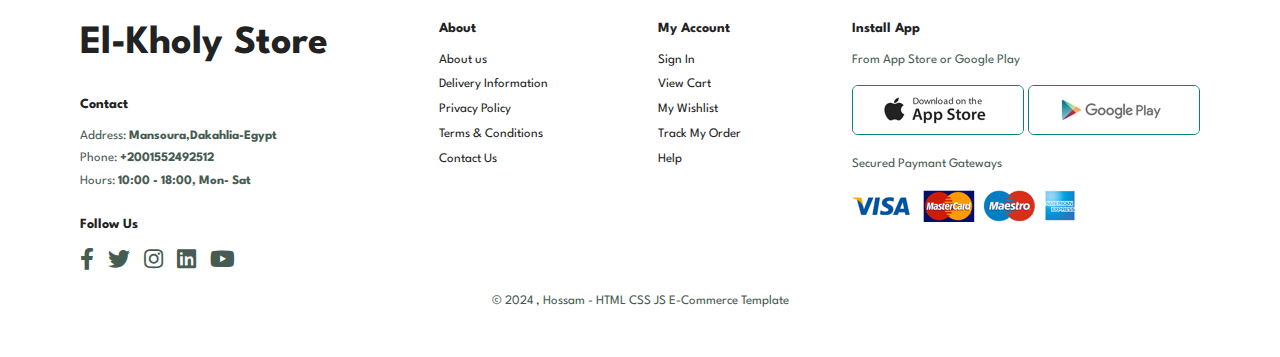
<file: sproduct.html>
<!DOCTYPE html>
<html lang="en">

<head>
    <meta charset="UTF-8">
    <meta name="viewport" content="width=device-width, initial-scale=1.0">
    <title>E-Commerce</title>
    <link rel="stylesheet" href="CSS/style.css">
    <link rel="stylesheet" href="CSS/all.min.css">
    <link rel="stylesheet" href="CSS/normalize.css">
    <link href='https://fonts.googleapis.com/css?family=Spartan' rel='stylesheet'>


</head>

<body>
    <section class="header">
        <a class="logo" href="index.html">El-Kholy Store</a>
        <div>
            <ul class="navbar">
                <li>
                    <a href="index.html">Home</a>

                </li>
                <li>
                    <a class="active" href="shop.html">Shop</a>

                </li>
                <li>
                    <a href="blog.html">Blog</a>

                </li>
                <li>
                    <a href="about.html">About</a>

                </li>
                <li>
                    <a href="contact.html">Contact</a>

                </li>
                <li><a class="bag" href="cart.html"><i class="fa-solid fa-cart-shopping"></i></a></li>
                <a href="#" id="close"><i class="fa-regular fa-circle-xmark"></i></a>
            </ul>
        </div>
        <div class="mobile">
            <a href="cart.html"><i class="fa-solid fa-cart-shopping"></i></a>
            <i class="bar fas fa-outdent"></i>

        </div>
    </section>
    <section class="prodetails section-p1">
        <div class="single-pro-image">
            <img src="Imgs/products/f1.jpg" width="100%" id="MainImg" alt="">
            <div class="small-img-group">
                <div class="small-img-col">
                    <img class="small-img" src="Imgs/products/f1.jpg" width="100%" alt="">
                </div>
                <div class="small-img-col">
                    <img class="small-img" src="Imgs/products/f2.jpg" width="100%" alt="">
                </div>
                <div class="small-img-col">
                    <img class="small-img" src="Imgs/products/f3.jpg" width="100%" alt="">
                </div>
                <div class="small-img-col">
                    <img class="small-img" src="Imgs/products/f4.jpg" width="100%" alt="">
                </div>
            </div>
        </div>
        <div class="single-pro-details">
            <h6>Home / T-Shirt</h6>
            <h4>Men's Fashion T-Shirt</h4>
            <h2>$139</h2>
            <select>
                <option>Select Size</option>
                <option>M</option>
                <option>Small</option>
                <option>Large</option>
                <option>XL</option>
                <option>XXL</option>
            </select>
            <input type="number" value="1">
            <button class="normal add-to-cart">Add To Cart</button>
            <h4>Product Details</h4>
            <span>Lorem ipsum, dolor Lorem ipsum dolor sit amet consectetur adipisicing elit. Fugit, nihil itaque alias
                optio omnis nisi atque ad. Quas quae atque consequatur voluptatem, provident asperiores corrupti. Odio
                pariatur ducimus numquam voluptate! sit amet consectetur adipisicing elit. Totam, laboriosam porro
                deleniti saepe
                molestias amet modi. Iusto a maiores voluptatum modi voluptatibus ratione perferendis eaque cum impedit,
                vel accusamus hic?</span>

        </div>
    </section>
    <section class="product1 section-p1">
        <h2>Featured Products</h2>
        <p>Summer Collection New Modern Design</p>
        <div class="container">
            <div class="pro">
                <img src="Imgs/products/n1.jpg" alt="">
                <div class="des">
                    <span>adidas</span>
                    <h5>Cartoon Astronaut T-Shirt</h5>
                    <div class="star">
                        <i class="fas fa-star"></i>
                        <i class="fas fa-star"></i>
                        <i class="fas fa-star"></i>
                        <i class="fas fa-star"></i>
                        <i class="fas fa-star"></i>
                    </div>
                    <h4>EG75</h4>
                </div>
                <a href="#"><i class="fa-solid fa-cart-shopping add-to-cart"></i></a>
            </div>
            <div class="pro">
                <img src="Imgs/products/n2.jpg" alt="">
                <div class="des">
                    <span>adidas</span>
                    <h5>Cartoon Astronaut T-Shirt</h5>
                    <div class="star">
                        <i class="fas fa-star"></i>
                        <i class="fas fa-star"></i>
                        <i class="fas fa-star"></i>
                        <i class="fas fa-star"></i>
                        <i class="fas fa-star"></i>
                    </div>
                    <h4>EG75</h4>
                </div>
                <a href="#"><i class="fa-solid fa-cart-shopping add-to-cart"></i></a>
            </div>
            <div class="pro">
                <img src="Imgs/products/n3.jpg" alt="">
                <div class="des">
                    <span>adidas</span>
                    <h5>Cartoon Astronaut T-Shirt</h5>
                    <div class="star">
                        <i class="fas fa-star"></i>
                        <i class="fas fa-star"></i>
                        <i class="fas fa-star"></i>
                        <i class="fas fa-star"></i>
                        <i class="fas fa-star"></i>
                    </div>
                    <h4>EG75</h4>
                </div>
                <a href="#"><i class="fa-solid fa-cart-shopping add-to-cart"></i></a>
            </div>
            <div class="pro">
                <img src="Imgs/products/n4.jpg" alt="">
                <div class="des">
                    <span>adidas</span>
                    <h5>Cartoon Astronaut T-Shirt</h5>
                    <div class="star">
                        <i class="fas fa-star"></i>
                        <i class="fas fa-star"></i>
                        <i class="fas fa-star"></i>
                        <i class="fas fa-star"></i>
                        <i class="fas fa-star"></i>
                    </div>
                    <h4>EG75</h4>
                </div>
                <a href="#"><i class="fa-solid fa-cart-shopping add-to-cart"></i></a>
            </div>
        </div>
    </section>
    <section class="newsletter section-p1 section-m1">
        <div class="newstext">
            <h4>SignUp For Newsletters</h4>
            <p>Get E-mail Updates about our Latest shop and <span>Special Offers</span></p>

        </div>
        <div class="form">
            <input type="text " placeholder="Your E-maill address">
            <button class="normal">SignUp</button>
        </div>
    </section>
    <footer class="section-p1">
        <div class="col">
            <a class="logo" href="#">El-Kholy Store</a>
            <h4>Contact</h4>
            <p>Address: <strong>Mansoura,Dakahlia-Egypt</strong></p>
            <p>Phone: <strong>+2001552492512</strong></p>
            <p>Hours: <strong>10:00 - 18:00, Mon- Sat</strong></p>
            <div class="follow">
                <h4>Follow Us</h4>
                <div class="icon">
                    <i class="fab fa-facebook-f"></i>
                    <i class="fab fa-twitter"></i>
                    <i class="fab fa-instagram"></i>
                    <i class="fab fa-linkedin"></i>
                    <i class="fab fa-youtube"></i>
                </div>
            </div>
        </div>
        <div class="col">
            <h4>About</h4>
            <a href="#">About us</a>
            <a href="#">Delivery Information</a>
            <a href="#">Privacy Policy</a>
            <a href="#">Terms & Conditions</a>
            <a href="#">Contact Us</a>
        </div>
        <div class="col">
            <h4>My Account</h4>
            <a href="#">Sign In</a>
            <a href="#">View Cart</a>
            <a href="#">My Wishlist</a>
            <a href="#">Track My Order</a>
            <a href="#">Help</a>
        </div>
        <div class="col install">
            <h4>Install App</h4>
            <p>From App Store or Google Play</p>
            <div class="row">
                <img src="Imgs/pay/app.jpg " alt="">
                <img src="Imgs/pay/play.jpg " alt="">
            </div>
            <p>Secured Paymant Gateways</p>
            <img src="Imgs/pay/pay.png" alt="">
        </div>
        <div class="copyright">
            <p>&copy; 2024 , Hossam - HTML CSS JS E-Commerce Template</p>
        </div>
    </footer>


    <script src="js/index.js"></script>
    <script src="js/shop.js"></script>
</body>

</html>
</file>
<file: CSS/style.css>
* {
    margin: 0;
    padding: 0;
    box-sizing: border-box;
    font-family: "Spartan", sans-serif;
}

html {
    scroll-behavior: smooth;
}

/* Global Styles */

h1 {
    font-size: 50px;
    line-height: 64px;
    color: #222;
}

h2 {
    font-size: 46px;
    line-height: 54px;
    color: #222;
}

h4 {
    font-size: 20px;
    color: #222;
}

h6 {
    font-weight: 700;
    font-size: 12px;
}

p {
    font-size: 16px;
    color: #465b52;
    margin: 15px 0 20px 0;
}

.main-btn {
    background-image: url(../Imgs/button.png);
    background-color: transparent;
    padding: 14px 80px 14px 65px;
    cursor: pointer;
    border: none;
    font-weight: 700;
}

button.normal {
    font-size: 14px;
    font-weight: 600;
    padding: 15px 30px;
    cursor: pointer;
    border-radius: 4px;
    border: none;
    outline: none;
    background-color: #fff;
    color: #000;
    transition: .2s ease;

}

button.btn-trans {
    font-size: 13px;
    font-weight: 600;
    padding: 11px 30px;
    cursor: pointer;
    outline: none;
    border: 1px solid #fff;
    background-color: transparent;
    color: #fff;
    transition: .2s ease;
}

.section-p1 {
    padding: 40px 80px;
}

.section-m1 {
    margin: 40px 0;
}

body {
    width: 100%;
    font-family: 'Spartan'
}

.header {
    display: flex;
    align-items: center;
    justify-content: space-between;
    padding: 20px 80px;
    box-shadow: 0 5px 15px rgba(0, 0, 0, 0.06);
    background: #e3e6f3;
    z-index: 999;
    position: sticky;
    top: 0;
    left: 0;
}

.navbar {
    display: flex;
    justify-content: center;
    align-items: center;
}

.navbar li {
    list-style: none;
    padding: 0 20px;
}

.navbar a,
.header .logo {
    text-decoration: none;
    font-size: 1rem;
    font-weight: 600;
    color: #1a1a1a;
    transition: .3s ease;
    position: relative;
}

.navbar a:hover,
.navbar a.active {
    color: #088178;

}

.navbar a.active::after,
.navbar a:hover::after {
    position: absolute;
    content: "";
    width: 40%;
    height: 2px;
    background-color: #088178;
    bottom: -4px;
    left: 0px;
}

.mobile {
    display: none;
    align-items: center;

}

#close {
    display: none;
}

#login-section {
    display: flex;
    align-items: center;
}

#login-section a {
    padding: 10px;
    text-decoration: none;
    background-color: #088178;
    color: white;
    border-radius: 5px;
}

#user-info-section {
    display: flex;
    align-items: center;
    gap: 1rem;
}

.welcome-message {
    font-size: 1rem;
    font-weight: bold;
    color: #333;
}

#logout-btn {
    padding: 0.5rem 1rem;
    background-color: #088178;
    color: white;
    border: none;
    border-radius: 4px;
    cursor: pointer;
}

#logout-btn:hover {
    background-color: #065f58;
}

.hero {
    width: 100%;
    height: 100vh;
    background-image: url(../Imgs/hero4.png);
    background-size: cover;
    background-position: top 25% right 0;
    padding: 0 80px;
    display: flex;
    flex-direction: column;
    align-items: flex-start;
    justify-content: center;
}

.hero h4 {
    margin-bottom: 15px;
}

.hero h1 {
    color: #088178;
}

.features {
    display: flex;
    justify-content: space-between;
    align-items: center;
    flex-wrap: wrap;
}

.features .fe-box {
    width: 180px;
    text-align: center;
    padding: 25px 15px;
    margin: 15px 0;
    box-shadow: 20px 20px 34px rgba(0, 0, 0, .03);
    border-radius: 4px;
    border: 1px solid #cce7d0;
}

.features .fe-box img {
    width: 100%;
    margin-bottom: 10px;
}

.features .fe-box h6 {
    display: inline-block;
    padding: 9px 8px 6px 8px;
    border-radius: 4px;
    color: #088178;
    line-height: 1;
    background-color: #cdd4f8;
}

.product1 {
    text-align: center;
}

.product1 .container {
    display: flex;
    justify-content: space-between;
    padding-top: 20px;
    flex-wrap: wrap;
}

.product1 .pro {
    position: relative;
    width: 23%;
    min-width: 250px;
    padding: 10px 12px;
    border: 1px solid #cce7d0;
    border-radius: 25px;
    box-shadow: 20px 20px 30px rgba(0, 0, 0, .03);
    margin: 15px 0;
}

.product1 .pro img {
    width: 100%;
    border-radius: 30px;
}

.product1 .pro .des {
    text-align: left;
    padding: 10px 0;

}

.product1 .pro .des span {
    color: #088178;
    font-size: 12px;
}

.product1 .pro .des h5 {
    font-size: 14px;
    padding-top: 7px;
}

.product1 .pro .des .star {
    color: #FFD700;
    padding-top: 7px;
}

.product1 .pro .des h4 {
    font-size: 14px;
    font-weight: 700;
    padding-top: 14px;
}



.product1 .add-to-cart {

    position: absolute;
    width: 40px;
    height: 40px;
    line-height: 40px;
    border-radius: 50px;
    border: 1px solid #cce7d0;
    color: #088178;
    background-color: #e8f6ea;
    bottom: 10px;
    right: 10px;
    transition: .3s;
    overflow: hidden;
    cursor: pointer;
}

.product1 .btn_cart:hover {
    background: #000;
    color: #c9cbce;
}

.banner {
    display: flex;
    flex-direction: column;
    justify-content: center;
    align-items: center;
    text-align: center;
    background-image: url(../Imgs/banner/b2.jpg);
    width: 100%;
    height: 40vh;
    background-position: center;
    background-size: cover;
}

.banner h4 {
    color: #fff;
    font-size: 1rem;
}

.banner h2 {
    color: #fff;
    font-size: 30px;
    padding: 10px 0;
}

.banner h2 span {
    color: red;
}

.banner button:hover {
    color: #fff;
    background-color: #088178;
}

.sm-banner {
    display: flex;
    justify-content: space-between;
    flex-wrap: wrap;
}

.sm-banner .banner-box {
    display: flex;
    flex-direction: column;
    justify-content: center;
    align-items: flex-start;
    background-image: url(../Imgs/banner/b17.jpg);
    min-width: 580px;
    height: 50vh;
    background-position: center;
    background-size: cover;
    padding: 30px;

}

.sm-banner .banner-box:nth-child(2) {
    background-image: url(../Imgs/banner/b10.jpg);
}

.sm-banner h4 {
    color: #fff;
    font-size: 20px;
    font-weight: 300;
}

.sm-banner h2 {
    color: #fff;
    font-size: 28px;
    font-weight: 800;
}

.sm-banner span {
    color: #fff;
    font-size: 14px;
    font-weight: 500;
    padding-bottom: 15px;
}

.sm-banner button:hover {
    color: #fff;
    background-color: #088178;
    border: none;
}

.banner3 {
    display: flex;
    justify-content: space-between;
    flex-wrap: wrap;
    padding: 0 80px;
}

.banner3 .banner-box {
    display: flex;
    flex-direction: column;
    justify-content: center;
    align-items: flex-start;
    background-image: url(../Imgs/banner/b7.jpg);
    min-width: 30%;
    height: 30vh;
    background-position: center;
    background-size: cover;
    padding: 30px;
    margin-bottom: 30px;
}

.banner3 h2 {
    color: #fff;
    font-weight: 900;
    font-size: 22px;
}

.banner3 h3 {
    color: red;
    font-weight: 800;
    font-size: 15px;

}

.banner3 .banner-box:nth-child(2) {
    background-image: url(../Imgs/banner/b4.jpg);
}

.banner3 .banner-box:nth-child(3) {
    background-image: url(../Imgs/banner/b18.jpg);

}

.newsletter {
    display: flex;
    justify-content: space-between;
    align-items: center;
    flex-wrap: wrap;
    background-image: url(../Imgs/banner/b14.png);
    background-repeat: no-repeat;
    background-position: 20% 30%;
    background-color: #041e42;
}

.newsletter .newstext h4 {
    color: #fff;
    font-size: 22px;
    font-weight: 700;

}

.newsletter .newstext p {
    color: #818ea0;
    font-weight: 600;
    font-size: 14px;
}

.newsletter .newstext span {
    color: #FFD700;
}

.newsletter .form {
    display: flex;
    width: 40%;
}

.newsletter input {
    height: 3.125rem;
    padding: 0 1.25em;
    font-size: 14px;
    width: 100%;
    border: 1px solid transparent;
    outline: none;
}

.newsletter button {
    background-color: #088178;
    color: white;
    border-radius: 0;
    white-space: nowrap;
}

footer {
    display: flex;
    justify-content: space-between;
    flex-wrap: wrap;
}

footer .col {
    display: flex;
    align-items: flex-start;
    flex-direction: column;
    margin-bottom: 20px;
}

footer .logo {
    margin-bottom: 30px;
    font-weight: bolder;
    font-size: 2.5rem;

}

footer h4 {
    font-size: 14px;
    padding-bottom: 15px;
}

footer p {
    font-size: 13px;
    margin: 0 0 8px 0;
}

footer a {
    font-size: 13px;
    margin-bottom: 10px;
    text-decoration: none;
    color: #222;
}

footer .follow {
    margin-top: 20px;
}

footer .follow i {
    color: #465b52;
    padding-right: 10px;
    cursor: pointer;
    font-size: 22px;
}

footer .follow i:hover,
footer a:hover {
    color: #088178;
}

footer .install .row img {
    border: 1px solid #088178;
    border-radius: 6px;
    cursor: pointer;
}

footer .install img {
    margin: 10px 0 15px 0;
    cursor: pointer;
}

footer .copyright {
    text-align: center;
    width: 100%;
}

/* Shop Page */


.page-header {
    background-image: url(../Imgs/banner/b1.jpg);
    background-size: cover;
    width: 100%;
    height: 40vh;
    display: flex;
    flex-direction: column;
    justify-content: center;
    align-items: center;
    padding: 14px;
}

.page-header h2,
.page-header p {
    color: #fff;

}

.pagination {
    text-align: center;
}

.pagination a {
    text-decoration: none;
    padding: 15px 20px;
    border-radius: 4px;
    font-weight: 600;
    background-color: #088178;
    color: #fff;
}

.pagination a i {
    font-size: 1rem;
    font-weight: 600;
}





/* Single Products Page */
.prodetails {
    display: flex;
    margin-top: 20px;
}

.prodetails .single-pro-image {
    width: 40%;
    margin-right: 50px;
}

.prodetails .small-img-group {
    display: flex;
    justify-content: space-between;
}

.prodetails .small-img-col {
    flex-basis: 24%;
    cursor: pointer;
}

.prodetails .single-pro-details {
    width: 50%;
    padding-top: 30px;
}

.prodetails .single-pro-details h4 {
    padding: 40px 0 20px 0;
}

.prodetails .single-pro-details h2 {
    font-size: 26px;
}

.prodetails .single-pro-details select {
    display: block;
    padding: 5px 10px;
    margin-bottom: 10px;

}

.prodetails .single-pro-details input {
    width: 50px;
    height: 47px;
    padding-left: 10px;
    font-size: 1rem;
    margin-right: 10px;
}

.prodetails .single-pro-details input:focus,
.prodetails .single-pro-details select:focus {
    outline: none;
}


.prodetails .single-pro-details button {
    background: #088178;
    color: #fff;
}

.prodetails .single-pro-details span {
    line-height: 25px;
}


/* Start Blog page */
.page-header#blog-header {
    background-image: url(../Imgs/banner/b19.jpg);
    background-size: cover;
    width: 100%;
    height: 40vh;
    display: flex;
    flex-direction: column;
    justify-content: center;
    align-items: center;
    padding: 14px;
}

.blog {
    padding: 150px 150px 0 150px
}

.blog .blog-box {
    display: flex;
    align-items: center;
    width: 100%;
    position: relative;
    padding-bottom: 90px;
}

.blog .blog-img {
    width: 50%;
    margin-right: 40px;
}

.blog .blog-img img {
    width: 100%;
    height: 300px;
    object-fit: cover;
}

.blog .blog-details {
    width: 50%;
}

.blog .blog-details a {
    text-decoration: none;
    font-size: 11px;
    color: #000;
    font-weight: 700;
    position: relative;
    transition: 0.3s ease;
}

.blog .blog-details a::after {
    position: absolute;
    content: "";
    width: 50px;
    height: 2px;
    background-color: #000;
    top: 4px;
    right: -60px;
}


.blog .blog-details a:hover {
    color: #088178;
}

.blog .blog-details a:hover::after {
    background-color: #088178;
}

.blog .blog-box h1 {
    position: absolute;
    top: -85px;
    left: 0;
    font-size: 70px;
    font-weight: 700;
    color: #c9cbce;
    z-index: -9;

}

/* about page */

.page-header#about-header {
    background-image: url(../Imgs/about/banner.png);
}

.about-head {
    display: flex;
    align-items: center;
}

.about-head img {
    width: 50%;
    height: auto;
}

.about-head .about-details {
    padding-left: 40px;
}

.about-app {
    text-align: center;
}

.about-app .video {
    width: 70%;
    height: 100%;
    margin: 30px auto 0 auto;
}

.about-app .video video {
    width: 100%;
    height: 100%;
    border-radius: 20px;
}

/* contact page */
.page-header#contact-header {
    background-image: url(../Imgs/about/banner.png);
}

.contact-head {
    display: flex;
    align-items: center;
    justify-content: space-between;
}

.contact-head .contact-details {
    width: 40%;
}

.contact-head .contact-details span,
.form-details form span {
    font-size: 12px;
}

.contact-head .contact-details h2,
.form-details form h2 {
    font-size: 26px;
    line-height: 35px;
    padding: 20px 0;
}

.contact-head .contact-details h3 {
    font-size: 16px;
    padding-bottom: 15px;
}


.contact-head li {
    list-style: none;
    display: flex;
    padding: 10px 0;
}

.contact-head li i {
    font-size: 14px;
    padding-right: 22px;
}

.contact-head li p {
    margin: 0;
    font-size: 14px;
}

.contact-head .map {
    width: 55%;
    height: 400px;
}

.contact-head .map iframe {
    width: 100%;
    height: 100%;
}

.form-details {
    display: flex;
    justify-content: space-between;
    margin: 30px;
    padding: 80px;
    border: 1px solid #e1e1e1;
}

.form-details form {
    display: flex;
    flex-direction: column;
    align-items: flex-start;
    width: 65%;
}

.form-details form input,
.form-details form textarea {
    width: 100%;
    padding: 12px 15px;
    margin-bottom: 20px;
    outline: none;
    border: 1px solid #e1e1e1;
}

.form-details form button {
    background-color: #088178;
    color: #fff;
}


.form-details .people .people-details {
    padding-bottom: 25px;
    display: flex;
    align-items: flex-start;
}

.form-details .people .people-details img {
    width: 65px;
    height: 65px;
    object-fit: cover;
    margin-right: 15px;
}

.form-details .people .people-details p {
    margin: 0;
    font-size: 13px;
    line-height: 25px;
}

.form-details .people .people-details p span {
    display: block;
    font-size: 16px;
    color: #000;
    font-weight: 600;
}

/* CART page */
.cart {
    overflow-x: auto;
    display: flex;
    justify-content: center;
    align-items: center;
}

.cart table {
    width: 100%;
    border-collapse: collapse;
    table-layout: fixed;
    white-space: nowrap;
}

.cart p {

    color: #088178;
    font-size: 50px;
    font-weight: bold;
}

.cart table img {
    width: 70px;
}

.cart table td:nth-child(1) {
    width: 100px;
    text-align: center;
}

.cart table td:nth-child(2),
.cart table td:nth-child(4),
.cart table td:nth-child(5),
.cart table td:nth-child(6) {
    width: 150px;
    text-align: center;
}

.cart table td:nth-child(3) {
    width: 250px;
    text-align: center;
}

.cart table td:nth-child(5) input {
    width: 70px;
    padding: 10px 5px 10px 15px;
}

.cart table td i {
    color: #088178;
    cursor: pointer;
}

.cart table thead {
    border: 1px solid #e2e9e1;
    border-left: none;
    border-right: none;
}

.cart table thead td {
    font-size: 16px;
    font-weight: 700;
    text-transform: uppercase;
    padding: 18px 0;
}

.cart table tbody tr td {
    padding-top: 15px;
}

.cart table tbody td {
    font-size: 13px;
}

.cart-add {
    display: flex;
    flex-wrap: wrap;
    justify-content: space-between;
}

.cart .remove {
    font-size: 35px;
}

.cart-add .coupon {
    width: 50%;
    margin-bottom: 30px;

}

.coupon h3,
.subtotal h3 {
    padding-bottom: 15px;

}

.coupon div {
    display: flex;
}

.cart-add button {
    background-color: #088178;
    color: #fff;
    outline: none;
    padding: 12px 20px;
}

.coupon div input {
    width: 60%;
    outline: none;
    padding: 10px 20px;
    margin-right: 10px;
    border: 1px solid #e2e9e1;

}

.subtotal {
    width: 50%;
    margin-bottom: 30px;
    border: 1px solid #e2e9e1;
    padding: 30px;
}

.subtotal table {
    width: 100%;
    border-collapse: collapse;
    margin-bottom: 20px;

}

.subtotal table td {
    width: 50%;
    border: 1px solid #e2e9e1;
    padding: 10px;
    font-size: 13px;
}





/* Media Query */
@media (max-width:1200px) {

    .navbar a,
    .header .logo {
        font-size: 10px;

    }

    #login-section a {
        padding: 5px;
        font-size: 10px;
    }

    .features {
        justify-content: center;
    }

    .features .fe-box {
        margin: 15px;
    }

    .product1 .container {
        justify-content: center;
    }

    .product1 .pro {
        margin: 15px;
    }

    .product1 .container {

        justify-content: center;

    }

    .sm-banner .banner-box {
        width: 100%;
        height: 50vh;
    }

    .sm-banner .banner-box:nth-child(2) {
        margin-top: 20px;
    }

    .banner3 .banner-box {
        width: 28%;
    }

}

@media (max-width:779px) {
    .section-p1 {
        padding: 40px 40px;
    }

    .navbar {
        display: flex;
        flex-direction: column;
        align-items: flex-start;
        justify-content: flex-start;
        position: fixed;
        top: 0;
        right: -300px;
        height: 100vh;
        width: 300px;
        background-color: #e3e6f3;
        box-shadow: 0 40px 60px rgba(0, 0, 0, .1);
        padding: 80px 0 0 10px;
        transition: .3s ease;
    }

    .navbar li {
        margin-bottom: 25px;
    }

    .navbar.active {
        right: 0px;
    }

    .mobile {
        display: flex;
        align-items: center;
    }

    .mobile i {
        color: #1a1a1a;
        font-size: 24px;
        padding-left: 20px;
        cursor: pointer;
    }

    #close {
        display: block;
        position: absolute;
        top: 30px;
        left: 30px;
        color: #222;
        font-size: 25px;
    }

    .bag {
        display: none;
    }


    .hero {
        height: 70vh;
        background-position: top 30% right 30%;
        padding: 0 80px;
    }

    .features {
        justify-content: center;
    }

    .features .fe-box {
        margin: 15px;
    }

    .product1 .container {
        justify-content: center;
    }

    .product1 .pro {
        margin: 15px;
    }

    .banner {
        height: 20vh;
    }

    .sm-banner .banner-box {

        min-width: 100%;
        height: 30vh;

    }

    .sm-banner .banner-box:nth-child(2) {
        margin-top: 20px;
    }

    .banner3 {
        padding: 0 40px;
    }

    .banner3 .banner-box {
        width: 28%;
    }



    .newsletter .form {
        width: 70%;
    }

    .about-head {
        flex-direction: column;
    }

    .about-head img {
        width: 100%;
        margin-bottom: 20px;
    }

    .about-head .about-details {
        padding-left: 0;
    }

    .about-app .video {
        width: 100%;
    }

    /* Contact page */
    .form-details {

        padding: 40px;
    }

    .form-details form {
        width: 50%;
    }
}



@media (max-width: 477px) {
    .section-p1 {
        padding: 20px;
    }

    .header {
        padding: 10px 30px;
    }

    .header .logo {
        font-size: 10px;
    }

    #login-section {
        flex-direction: row;
        gap: 10px;
    }

    #login-section a {
        padding: 5px;
        font-size: 10px;
    }

    .hero {
        padding: 0 20px;
    }

    h1 {
        font-size: 38px;
    }

    h2 {
        font-size: 32px;
    }

    .features {
        justify-content: space-between;
    }

    .features .fe-box {
        width: 155px;
        margin: 0 0 15px 0;
    }

    .product1 .pro {
        width: 100%;
    }

    .banner {
        height: 40vh;
    }

    .sm-banner .banner-box {
        height: 40vh;
    }

    .sm-banner .banner-box:nth-child(2) {
        margin-top: 20px;
    }

    .banner3 {
        padding: 0 20px;
    }

    .banner3 .banner-box {
        width: 100%;
    }

    .newsletter {
        padding: 40px 20px;
    }

    .newsletter .form {
        width: 100%;
    }

    footer .copyright {
        text-align: start;
    }

    .prodetails {
        display: flex;
        flex-direction: column;

    }

    .prodetails .single-pro-image {
        width: 100%;
        margin-right: 0px;
    }

    .prodetails .single-pro-details {
        width: 100%;
    }

    /* blog page */
    .blog {
        padding: 100px 20px 0 20px;
    }

    .blog .blog-box {
        display: flex;
        align-items: flex-start;
        flex-direction: column;
        width: 100%;
    }

    .blog .blog-img {
        width: 100%;
        margin-right: 0px;
        margin-bottom: 30px;
    }

    .blog .blog-details {
        width: 100%;
    }

    /* about page */

    .about-head {
        flex-direction: column;
    }

    .about-head img {
        width: 100%;
        margin-bottom: 20px;
    }

    .about-head .about-details {
        padding-left: 0;
    }

    .about-app .video {
        width: 100%;
    }

    /* Contact Page */
    .contact-head {
        display: flex;
        flex-direction: column;
    }

    .contact-head .contact-details {
        width: 100%;
        margin-bottom: 20px;
    }

    .contact-head .map {
        width: 100%;

    }

    .form-details {
        flex-direction: column;
        margin: 10px;
        padding: 30px 10px;
    }

    .form-details form {

        width: 100%;
        margin-bottom: 30px;
    }

    /* cart page */
    .cart-add {
        flex-direction: column;
    }

    .cart-add .coupon {
        width: 100%;
    }

    .subtotal {
        width: 100%;
    }






}
</file>
<file: CSS/login.css>
* {
    margin: 0;
    padding: 0;
    box-sizing: border-box;
    font-family: "Spartan", sans-serif;
}

html {
    scroll-behavior: smooth;
    text-align: center;
    font-size: 12px;
}

body {
    min-height: 100vh;
    background-image: url(../Imgs/login.jpg);
    background-size: cover;
    background-position: right;
    overflow: hidden;
}

.wrapper {
    box-sizing: border-box;
    height: 100vh;
    padding: 10px;
    border-radius: 0 20px 20px 0;
    display: flex;
    flex-direction: column;
    justify-content: center;
    align-items: center;
}

h1 {
    font-size: 3rem;
    font-weight: bolder;
    text-transform: uppercase;
    color: #088178;
}

form {
    width: min(400px, 100%);
    display: flex;
    flex-direction: column;
    justify-content: center;
    align-items: center;
    margin-top: 20px;
    margin-bottom: 50px;
    gap: 10px;

}

form>div {
    width: 100%;
    display: flex;
    justify-content: center;
}

form label {
    flex-shrink: 0;
    height: 50px;
    width: 50px;
    background-color: #088178;
    color: #fff;
    border-radius: 10px 0 0 10px;
    display: flex;
    justify-content: center;
    align-items: center;
    font-size: 1.5rem;
    font-weight: 500;
}

form input {
    box-sizing: border-box;
    flex-grow: 1;
    min-width: 0;
    padding: 1em;
    font: inherit;
    height: 50px;
    border: none;
    border-radius: 0 10px 10px 0;
    transition: 150ms ease;
}

form input:focus {
    outline: none;
    border: 2px solid #088178;
    border-left: none;
}

form input::placeholder {
    color: #088178;
    opacity: 1;
}

form button {
    margin-top: 10px;
    border: none;
    border-radius: 1000px;
    padding: .85em 4em;
    background-color: #088178;
    color: #fff;
    text-transform: uppercase;
    font-weight: 600;
    font: inherit;
    transition: 150ms ease;
}

form button:hover {
    color: #000;
}

p {
    font-size: 20px;
}

p a {
    text-decoration: none;
    color: #088178;
}

p a:hover {
    text-decoration: underline;
}



form div.incorrect label {
    background-color: #f06272;
}


@media (max-width: 1100px) {
    .wrapper {
        width: min(600px, 100%);
        border-radius: 0;
    }

}
</file>
